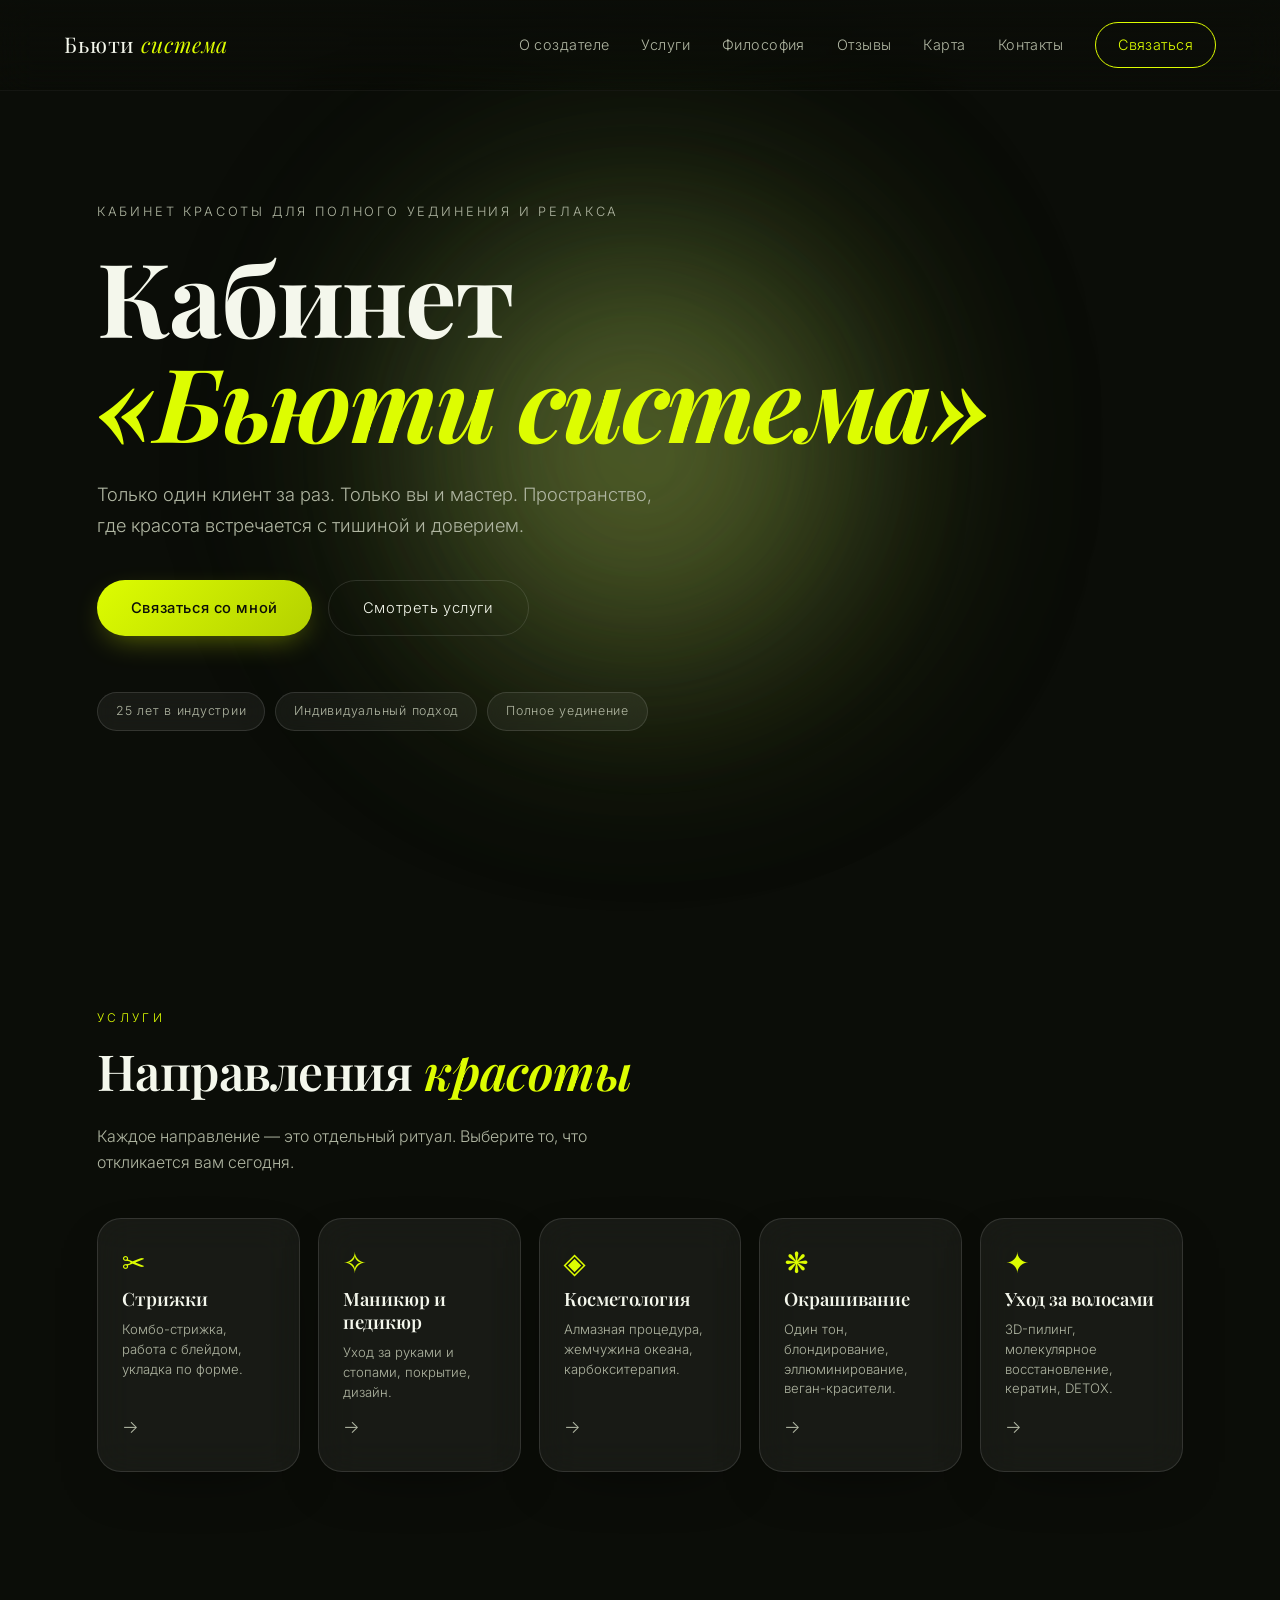
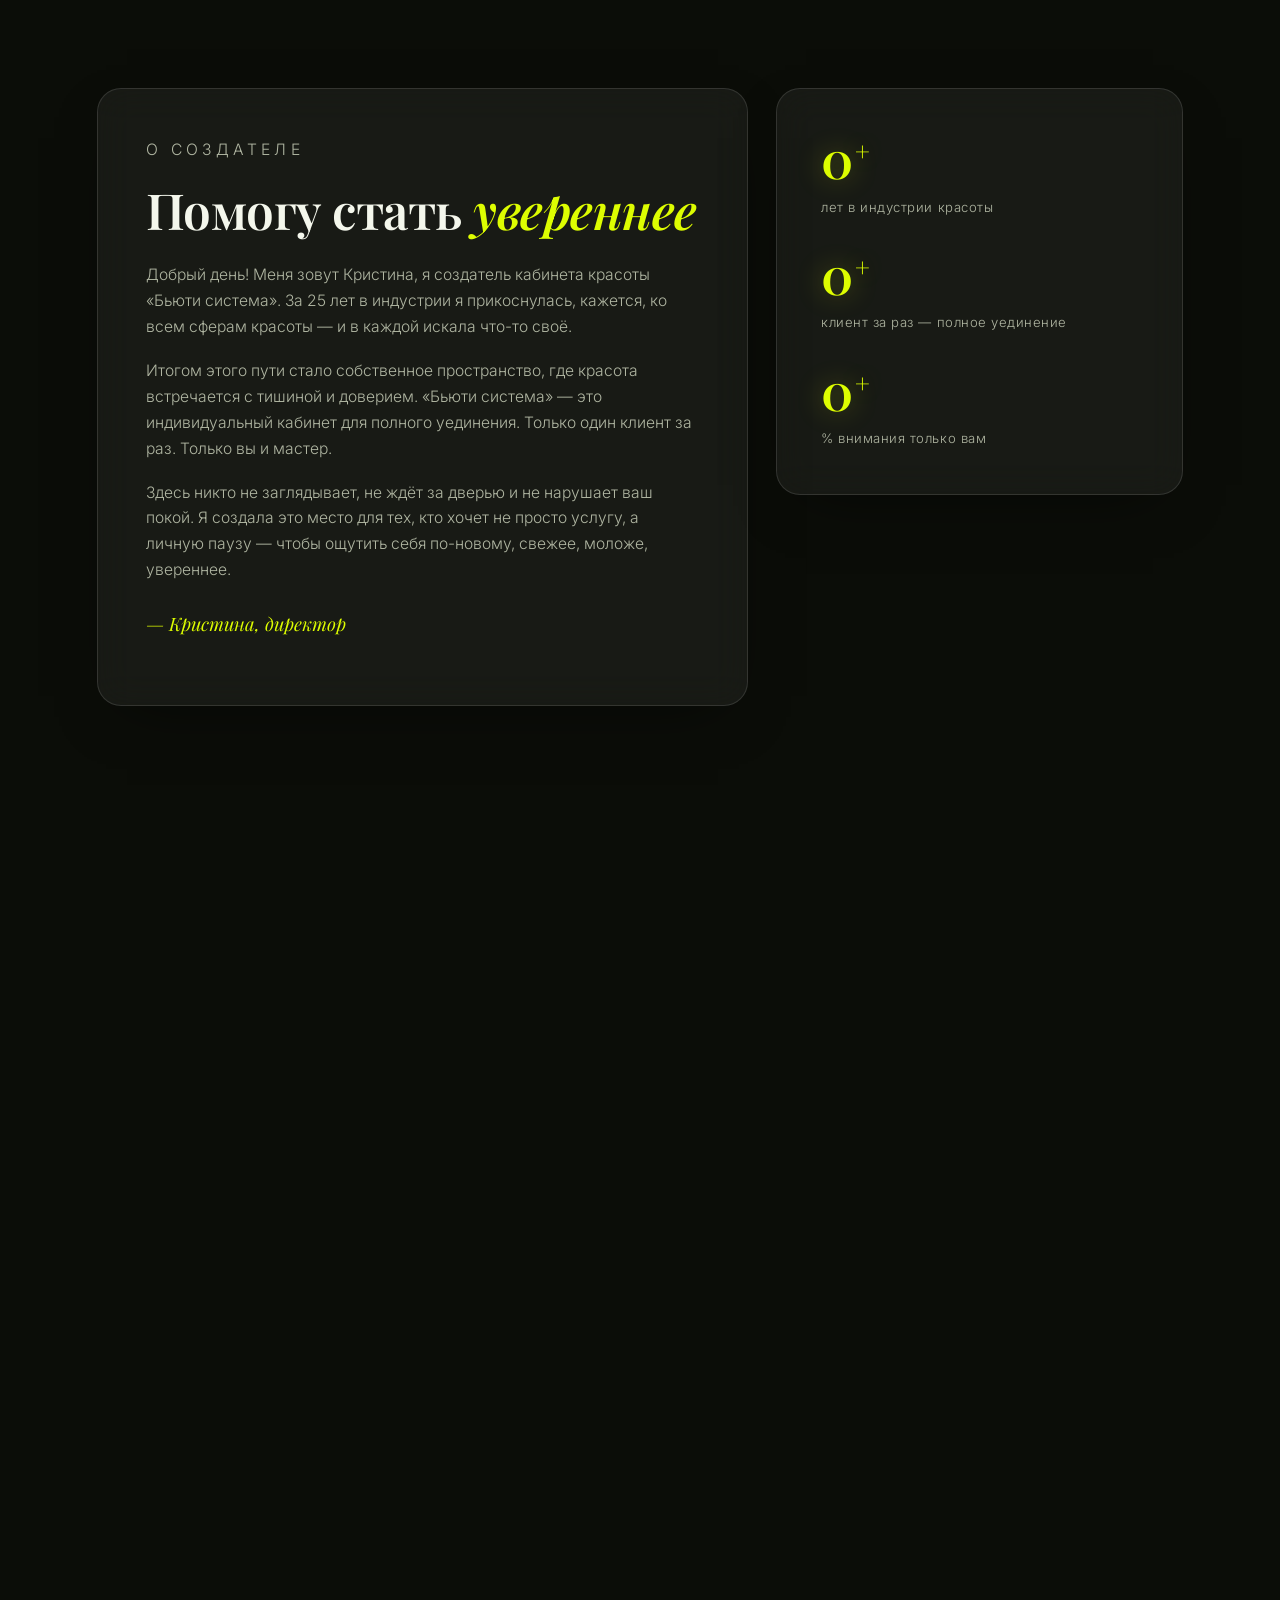
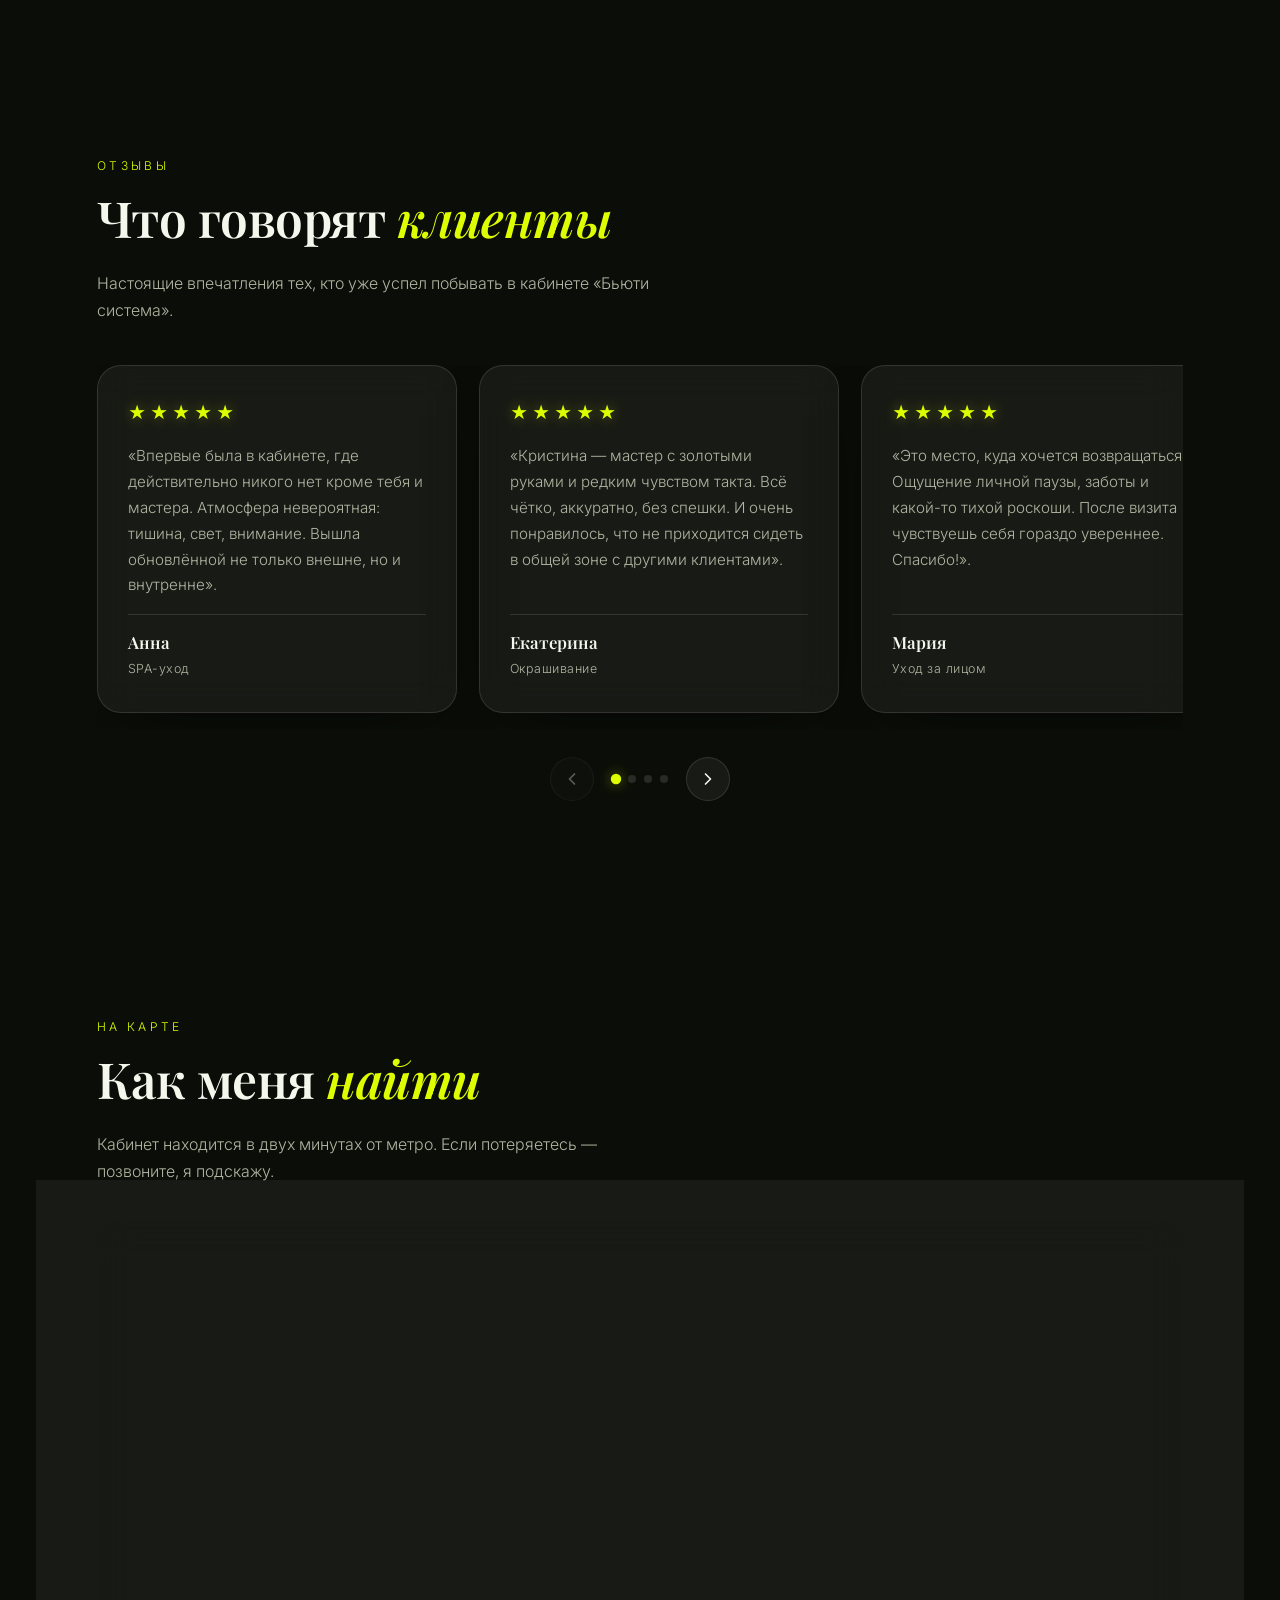
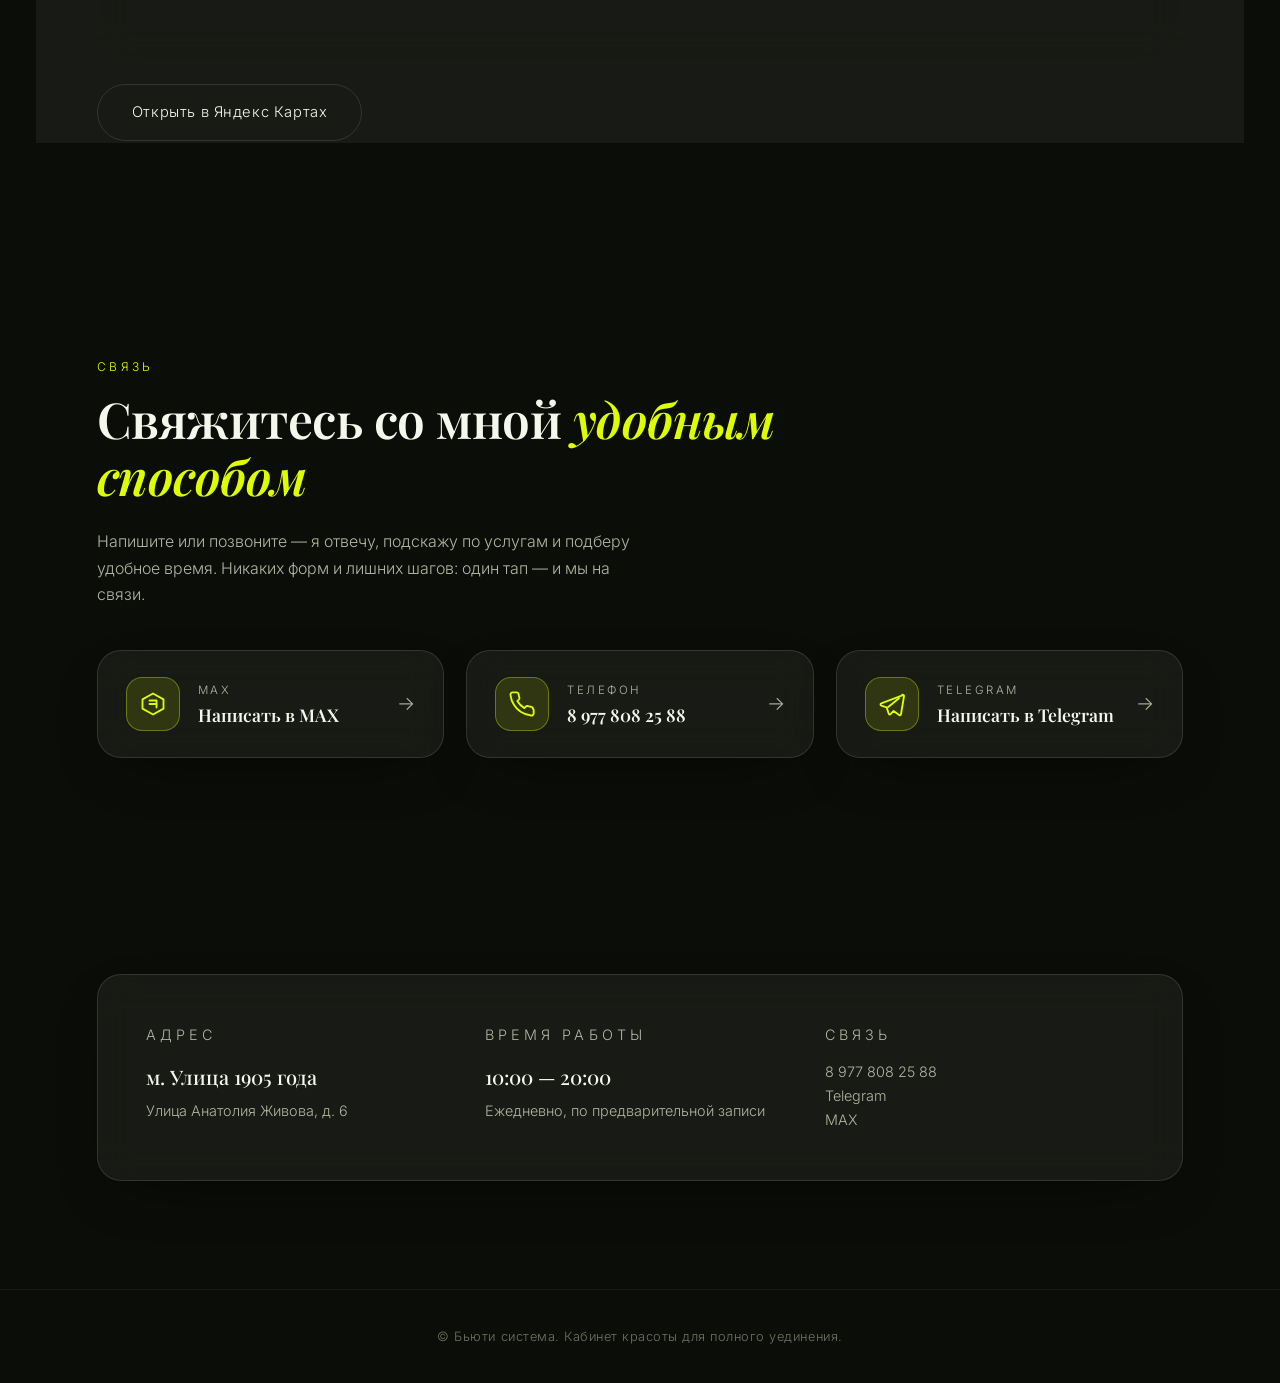
<file: index.html>
<!DOCTYPE html>
<html lang="ru">
<head>
  <meta charset="UTF-8" />
  <meta name="viewport" content="width=device-width, initial-scale=1.0" />
  <title>Бьюти система — кабинет красоты</title>
  <link rel="preconnect" href="https://fonts.googleapis.com" />
  <link rel="preconnect" href="https://fonts.gstatic.com" crossorigin />
  <link href="https://fonts.googleapis.com/css2?family=Inter:wght@300;400;500;600&family=Playfair+Display:wght@500;600;700&display=swap" rel="stylesheet" />
  <link rel="stylesheet" href="style.css" />
</head>
<body>
  <div class="bg-glow bg-glow--1"></div>
  <div class="bg-glow bg-glow--2"></div>
  <div class="bg-glow bg-glow--3"></div>

  <header class="header">
    <a href="index.html" class="logo">Бьюти <span>система</span></a>
    <nav class="nav" id="nav">
      <a href="#about">О создателе</a>
      <a href="#services">Услуги</a>
      <a href="#philosophy">Философия</a>
      <a href="#reviews">Отзывы</a>
      <a href="#map">Карта</a>
      <a href="#contacts">Контакты</a>
      <a href="#booking" class="nav__cta">Связаться</a>
    </nav>
    <button class="burger" id="burger" aria-label="Меню">
      <span></span><span></span><span></span>
    </button>
  </header>

  <main>
    <!-- HERO -->
    <section class="hero reveal">
      <p class="hero__eyebrow">Кабинет красоты для полного уединения и релакса</p>
      <h1 class="hero__title">Кабинет<br /><em>«Бьюти система»</em></h1>
      <p class="hero__subtitle">
        Только один клиент за раз. Только вы и мастер. Пространство, где красота
        встречается с тишиной и доверием.
      </p>
      <div class="hero__actions">
        <a href="#booking" class="btn btn--primary">Связаться со мной</a>
        <a href="#services" class="btn btn--ghost">Смотреть услуги</a>
      </div>
      <div class="hero__badges">
        <span class="badge">25 лет в индустрии</span>
        <span class="badge">Индивидуальный подход</span>
        <span class="badge">Полное уединение</span>
      </div>
    </section>

    <!-- УСЛУГИ -->
    <section id="services" class="services reveal">
      <div class="services__head">
        <p class="section-label">Услуги</p>
        <h2 class="section-title">Направления <em>красоты</em></h2>
        <p class="services__desc">
          Каждое направление — это отдельный ритуал. Выберите то, что откликается
          вам сегодня.
        </p>
      </div>

      <div class="services__grid">
        <a href="page2.html" class="service-card glass-card">
          <span class="service-card__icon">✂</span>
          <h3 class="service-card__title">Стрижки</h3>
          <p class="service-card__text">Комбо-стрижка, работа с блейдом, укладка по форме.</p>
          <span class="service-card__arrow">→</span>
        </a>

        <a href="page3.html" class="service-card glass-card">
          <span class="service-card__icon">✧</span>
          <h3 class="service-card__title">Маникюр и педикюр</h3>
          <p class="service-card__text">Уход за руками и стопами, покрытие, дизайн.</p>
          <span class="service-card__arrow">→</span>
        </a>

        <a href="page4.html" class="service-card glass-card">
          <span class="service-card__icon">◈</span>
          <h3 class="service-card__title">Косметология</h3>
          <p class="service-card__text">Алмазная процедура, жемчужина океана, карбокситерапия.</p>
          <span class="service-card__arrow">→</span>
        </a>

        <a href="page5.html" class="service-card glass-card">
          <span class="service-card__icon">❋</span>
          <h3 class="service-card__title">Окрашивание</h3>
          <p class="service-card__text">Один тон, блондирование, эллюминирование, веган-красители.</p>
          <span class="service-card__arrow">→</span>
        </a>

        <a href="page6.html" class="service-card glass-card">
          <span class="service-card__icon">✦</span>
          <h3 class="service-card__title">Уход за волосами</h3>
          <p class="service-card__text">3D-пилинг, молекулярное восстановление, кератин, DETOX.</p>
          <span class="service-card__arrow">→</span>
        </a>
      </div>
    </section>

    <!-- О СОЗДАТЕЛЕ -->
    <section id="about" class="about reveal">
      <div class="about__grid">
        <div class="about__text glass-card">
          <p class="section-label">О создателе</p>
          <h2 class="section-title">Помогу стать <em>увереннее</em></h2>
          <p>
            Добрый день! Меня зовут Кристина, я создатель кабинета красоты
            «Бьюти система». За 25 лет в индустрии я прикоснулась, кажется, ко
            всем сферам красоты — и в каждой искала что-то своё.
          </p>
          <p>
            Итогом этого пути стало собственное пространство, где красота
            встречается с тишиной и доверием. «Бьюти система» — это
            индивидуальный кабинет для полного уединения. Только один клиент за
            раз. Только вы и мастер.
          </p>
          <p>
            Здесь никто не заглядывает, не ждёт за дверью и не нарушает ваш
            покой. Я создала это место для тех, кто хочет не просто услугу, а
            личную паузу — чтобы ощутить себя по-новому, свежее, моложе,
            увереннее.
          </p>
          <p class="about__signature">— Кристина, директор</p>
        </div>

        <aside class="about__stats glass-card">
          <div class="stat">
            <span class="stat__number" data-count="25">0</span>
            <span class="stat__label">лет в индустрии красоты</span>
          </div>
          <div class="stat">
            <span class="stat__number" data-count="1">0</span>
            <span class="stat__label">клиент за раз — полное уединение</span>
          </div>
          <div class="stat">
            <span class="stat__number" data-count="100">0</span>
            <span class="stat__label">% внимания только вам</span>
          </div>
        </aside>
      </div>
    </section>

    <!-- ФИЛОСОФИЯ -->
    <section id="philosophy" class="philosophy reveal">
      <div class="philosophy__grid">
        <article class="philo-card glass-card">
          <span class="philo-card__icon">✦</span>
          <h3>Тишина</h3>
          <p>Никакой суеты, очередей и посторонних звуков. Только спокойствие и ваше время.</p>
        </article>
        <article class="philo-card glass-card">
          <span class="philo-card__icon">❋</span>
          <h3>Доверие</h3>
          <p>Мастер, который слышит и понимает. Без навязывания и спешки.</p>
        </article>
        <article class="philo-card glass-card">
          <span class="philo-card__icon">◈</span>
          <h3>Обновление</h3>
          <p>Внешнее и внутреннее: вы уходите свежее, моложе и увереннее.</p>
        </article>
      </div>
    </section>

    <!-- МАНИФЕСТ -->
    <section class="manifesto reveal">
      <h2 class="manifesto__text">
        <span>СТАНЬ</span>
        <span class="manifesto__accent">КРАСИВЕЕ</span>
        <span>МОЛОЖЕ</span>
      </h2>
    </section>

    <!-- ОТЗЫВЫ -->
    <section id="reviews" class="reviews reveal">
      <div class="reviews__head">
        <p class="section-label">Отзывы</p>
        <h2 class="section-title">Что говорят <em>клиенты</em></h2>
        <p class="reviews__desc">
          Настоящие впечатления тех, кто уже успел побывать в кабинете
          «Бьюти система».
        </p>
      </div>

      <div class="reviews__slider">
        <div class="reviews__track" id="reviewsTrack">
          <article class="review-card glass-card">
            <div class="review-card__stars" aria-label="5 из 5">
              <span>★</span><span>★</span><span>★</span><span>★</span><span>★</span>
            </div>
            <p class="review-card__text">
              «Впервые была в кабинете, где действительно никого нет кроме тебя
              и мастера. Атмосфера невероятная: тишина, свет, внимание. Вышла
              обновлённой не только внешне, но и внутренне».
            </p>
            <div class="review-card__author">
              <span class="review-card__name">Анна</span>
              <span class="review-card__meta">SPA-уход</span>
            </div>
          </article>

          <article class="review-card glass-card">
            <div class="review-card__stars" aria-label="5 из 5">
              <span>★</span><span>★</span><span>★</span><span>★</span><span>★</span>
            </div>
            <p class="review-card__text">
              «Кристина — мастер с золотыми руками и редким чувством такта.
              Всё чётко, аккуратно, без спешки. И очень понравилось, что не
              приходится сидеть в общей зоне с другими клиентами».
            </p>
            <div class="review-card__author">
              <span class="review-card__name">Екатерина</span>
              <span class="review-card__meta">Окрашивание</span>
            </div>
          </article>

          <article class="review-card glass-card">
            <div class="review-card__stars" aria-label="5 из 5">
              <span>★</span><span>★</span><span>★</span><span>★</span><span>★</span>
            </div>
            <p class="review-card__text">
              «Это место, куда хочется возвращаться. Ощущение личной паузы,
              заботы и какой-то тихой роскоши. После визита чувствуешь себя
              гораздо увереннее. Спасибо!».
            </p>
            <div class="review-card__author">
              <span class="review-card__name">Мария</span>
              <span class="review-card__meta">Уход за лицом</span>
            </div>
          </article>

          <article class="review-card glass-card">
            <div class="review-card__stars" aria-label="5 из 5">
              <span>★</span><span>★</span><span>★</span><span>★</span><span>★</span>
            </div>
            <p class="review-card__text">
              «Была на процедуре перед важным событием — результат превзошёл
              ожидания. Отдельное спасибо за атмосферу: приглушённый свет,
              спокойная музыка, ароматы. Настоящий релакс».
            </p>
            <div class="review-card__author">
              <span class="review-card__name">Ольга</span>
              <span class="review-card__meta">Подготовка к мероприятию</span>
            </div>
          </article>
        </div>

        <div class="reviews__controls">
          <button class="reviews__btn" id="reviewPrev" aria-label="Предыдущий отзыв">
            <svg viewBox="0 0 24 24" width="20" height="20" fill="none" stroke="currentColor" stroke-width="2" stroke-linecap="round" stroke-linejoin="round"><path d="M15 18l-6-6 6-6"/></svg>
          </button>
          <div class="reviews__dots" id="reviewDots" aria-label="Навигация по отзывам"></div>
          <button class="reviews__btn" id="reviewNext" aria-label="Следующий отзыв">
            <svg viewBox="0 0 24 24" width="20" height="20" fill="none" stroke="currentColor" stroke-width="2" stroke-linecap="round" stroke-linejoin="round"><path d="M9 18l6-6-6-6"/></svg>
          </button>
        </div>
      </div>
    </section>

    <!-- КАРТА -->
    <section id="map" class="map-section reveal">
      <div class="map-section__head">
        <p class="section-label">На карте</p>
        <h2 class="section-title">Как меня <em>найти</em></h2>
        <p class="map-section__desc">
          Кабинет находится в двух минутах от метро. Если потеряетесь —
          позвоните, я подскажу.
        </p>
      </div>

      <div class="map-frame glass-card">
        <iframe
          src="https://yandex.ru/map-widget/v1/?um=constructor%3A5e17ec414e1e3aaf54f878c6069d101b3c4597d1efc5a302135d7b7d2c677a29&amp;source=constructor" width="912" height="437" frameborder="0"
          width="100%"
          height="440"
          frameborder="0"
          allowfullscreen="true"
          title="Кабинет «Бьюти система» на карте"
          loading="lazy"
        ></iframe>
      </div>

      <div class="map-section__footer">
        <a
          src="https://yandex.ru/map-widget/v1/?um=constructor%3A5e17ec414e1e3aaf54f878c6069d101b3c4597d1efc5a302135d7b7d2c677a29&amp;source=constructor" width="912" height="437" frameborder="0"
          target="_blank"
          rel="noopener"
          class="btn btn--ghost"
        >
          Открыть в Яндекс Картах
        </a>
      </div>
    </section>

    <!-- СВЯЗЬ -->
    <section id="booking" class="connect reveal">
      <div class="connect__head">
        <p class="section-label">Связь</p>
        <h2 class="section-title">Свяжитесь со мной <em>удобным способом</em></h2>
        <p class="connect__desc">
          Напишите или позвоните — я отвечу, подскажу по услугам и подберу удобное
          время. Никаких форм и лишних шагов: один тап — и мы на связи.
        </p>
      </div>

      <div class="connect__grid">
        <a href="https://max.ru/u/ВАШ_ПРОФИЛЬ" target="_blank" rel="noopener" class="connect-card glass-card">
          <span class="connect-card__icon" aria-hidden="true">
            <svg viewBox="0 0 24 24" width="28" height="28" fill="none" stroke="currentColor" stroke-width="1.6" stroke-linecap="round" stroke-linejoin="round">
              <path d="M12 3 3 8v8l9 5 9-5V8z"/>
              <path d="M9 12h6"/>
              <path d="M9 9h6v6"/>
            </svg>
          </span>
          <div class="connect-card__body">
            <span class="connect-card__label">MAX</span>
            <span class="connect-card__value">Написать в MAX</span>
          </div>
          <span class="connect-card__arrow" aria-hidden="true">→</span>
        </a>

        <a href="tel:+79778082588" class="connect-card glass-card">
          <span class="connect-card__icon" aria-hidden="true">
            <svg viewBox="0 0 24 24" width="28" height="28" fill="none" stroke="currentColor" stroke-width="1.6" stroke-linecap="round" stroke-linejoin="round">
              <path d="M22 16.9v3a2 2 0 0 1-2.2 2 19.8 19.8 0 0 1-8.6-3 19.5 19.5 0 0 1-6-6A19.8 19.8 0 0 1 2.1 4.2 2 2 0 0 1 4.1 2h3a2 2 0 0 1 2 1.7c.1.9.3 1.7.6 2.5a2 2 0 0 1-.5 2.1L8 9.5a16 16 0 0 0 6 6l1.2-1.2a2 2 0 0 1 2.1-.5c.8.3 1.6.5 2.5.6a2 2 0 0 1 1.7 2z"/>
            </svg>
          </span>
          <div class="connect-card__body">
            <span class="connect-card__label">Телефон</span>
            <span class="connect-card__value">8 977 808 25 88</span>
          </div>
          <span class="connect-card__arrow" aria-hidden="true">→</span>
        </a>

        <a href="https://t.me/ВАШ_НИК" target="_blank" rel="noopener" class="connect-card glass-card">
          <span class="connect-card__icon" aria-hidden="true">
            <svg viewBox="0 0 24 24" width="28" height="28" fill="none" stroke="currentColor" stroke-width="1.6" stroke-linecap="round" stroke-linejoin="round">
              <path d="M21.5 4.3 2.8 11.5c-.9.3-.9 1.5 0 1.8l4.6 1.6 1.8 5.5c.2.7 1.1.9 1.6.3l2.6-2.8 4.7 3.5c.6.5 1.5.1 1.6-.6l2.6-15.5c.1-.9-.7-1.6-1.5-1.3z"/>
              <path d="M8.5 14.7 18 7"/>
            </svg>
          </span>
          <div class="connect-card__body">
            <span class="connect-card__label">Telegram</span>
            <span class="connect-card__value">Написать в Telegram</span>
          </div>
          <span class="connect-card__arrow" aria-hidden="true">→</span>
        </a>
      </div>
    </section>

    <!-- КОНТАКТЫ -->
    <section id="contacts" class="contacts reveal">
      <div class="contacts__grid glass-card">
        <div class="contact-block">
          <p class="section-label">Адрес</p>
          <p class="contact-block__main">м. Улица 1905 года</p>
          <p>Улица Анатолия Живова, д. 6</p>
        </div>
        <div class="contact-block">
          <p class="section-label">Время работы</p>
          <p class="contact-block__main">10:00 — 20:00</p>
          <p>Ежедневно, по предварительной записи</p>
        </div>
        <div class="contact-block">
          <p class="section-label">Связь</p>
          <p><a href="tel:+79778082588">8 977 808 25 88</a></p>
          <p><a href="https://t.me/ВАШ_НИК" target="_blank" rel="noopener">Telegram</a></p>
          <p><a href="https://max.ru/u/ВАШ_ПРОФИЛЬ" target="_blank" rel="noopener">MAX</a></p>
        </div>
      </div>
    </section>
  </main>

  <footer class="footer">
    <p>© Бьюти система. Кабинет красоты для полного уединения.</p>
  </footer>

  <script src="script.js"></script>
</body>
</html>
</file>
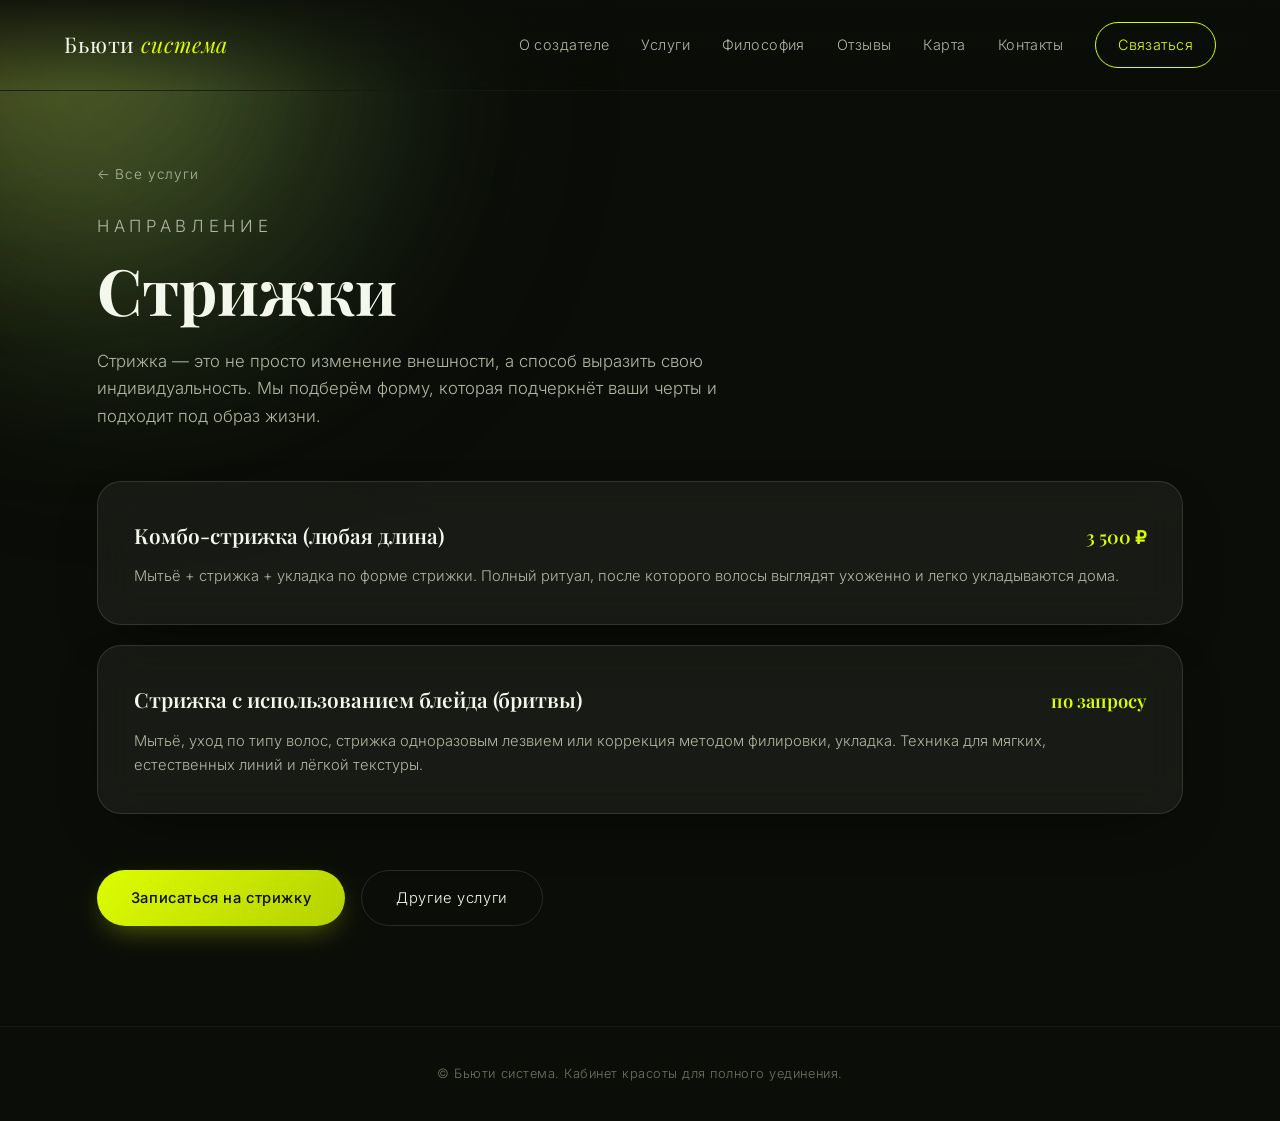
<file: page2.html>
<!DOCTYPE html>
<html lang="ru">
<head>
  <meta charset="UTF-8" />
  <meta name="viewport" content="width=device-width, initial-scale=1.0" />
  <title>Стрижки — Бьюти система</title>
  <link rel="preconnect" href="https://fonts.googleapis.com" />
  <link rel="preconnect" href="https://fonts.gstatic.com" crossorigin />
  <link href="https://fonts.googleapis.com/css2?family=Inter:wght@300;400;500;600&family=Playfair+Display:wght@500;600;700&display=swap" rel="stylesheet" />
  <link rel="stylesheet" href="style.css" />
</head>
<body>
  <div class="bg-glow bg-glow--1"></div>
  <div class="bg-glow bg-glow--2"></div>
  <div class="bg-glow bg-glow--3"></div>

  <header class="header">
    <a href="index.html" class="logo">Бьюти <span>система</span></a>
    <nav class="nav" id="nav">
      <a href="index.html#about">О создателе</a>
      <a href="index.html#services">Услуги</a>
      <a href="index.html#philosophy">Философия</a>
      <a href="index.html#reviews">Отзывы</a>
      <a href="index.html#map">Карта</a>
      <a href="index.html#contacts">Контакты</a>
      <a href="index.html#booking" class="nav__cta">Связаться</a>
    </nav>
    <button class="burger" id="burger" aria-label="Меню">
      <span></span><span></span><span></span>
    </button>
  </header>

  <main class="service-page">
    <div class="service-hero reveal">
      <a href="index.html#services" class="service-hero__back">← Все услуги</a>
      <p class="section-label">Направление</p>
      <h1>Стрижки</h1>
      <p>
        Стрижка — это не просто изменение внешности, а способ выразить свою
        индивидуальность. Мы подберём форму, которая подчеркнёт ваши черты и
        подходит под образ жизни.
      </p>
    </div>

    <div class="service-list">
      <article class="service-item glass-card reveal">
        <div class="service-item__head">
          <h2 class="service-item__title">Комбо-стрижка (любая длина)</h2>
          <span class="service-item__price">3 500 ₽</span>
        </div>
        <p class="service-item__desc">
          Мытьё + стрижка + укладка по форме стрижки. Полный ритуал, после
          которого волосы выглядят ухоженно и легко укладываются дома.
        </p>
      </article>

      <article class="service-item glass-card reveal">
        <div class="service-item__head">
          <h2 class="service-item__title">Стрижка с использованием блейда (бритвы)</h2>
          <span class="service-item__price">по запросу</span>
        </div>
        <p class="service-item__desc">
          Мытьё, уход по типу волос, стрижка одноразовым лезвием или коррекция
          методом филировки, укладка. Техника для мягких, естественных линий и
          лёгкой текстуры.
        </p>
      </article>
    </div>

    <div class="service-cta reveal">
      <a href="index.html#booking" class="btn btn--primary">Записаться на стрижку</a>
      <a href="index.html#services" class="btn btn--ghost">Другие услуги</a>
    </div>
  </main>

  <footer class="footer">
    <p>© Бьюти система. Кабинет красоты для полного уединения.</p>
  </footer>

  <script src="script.js"></script>
</body>
</html>
</file>
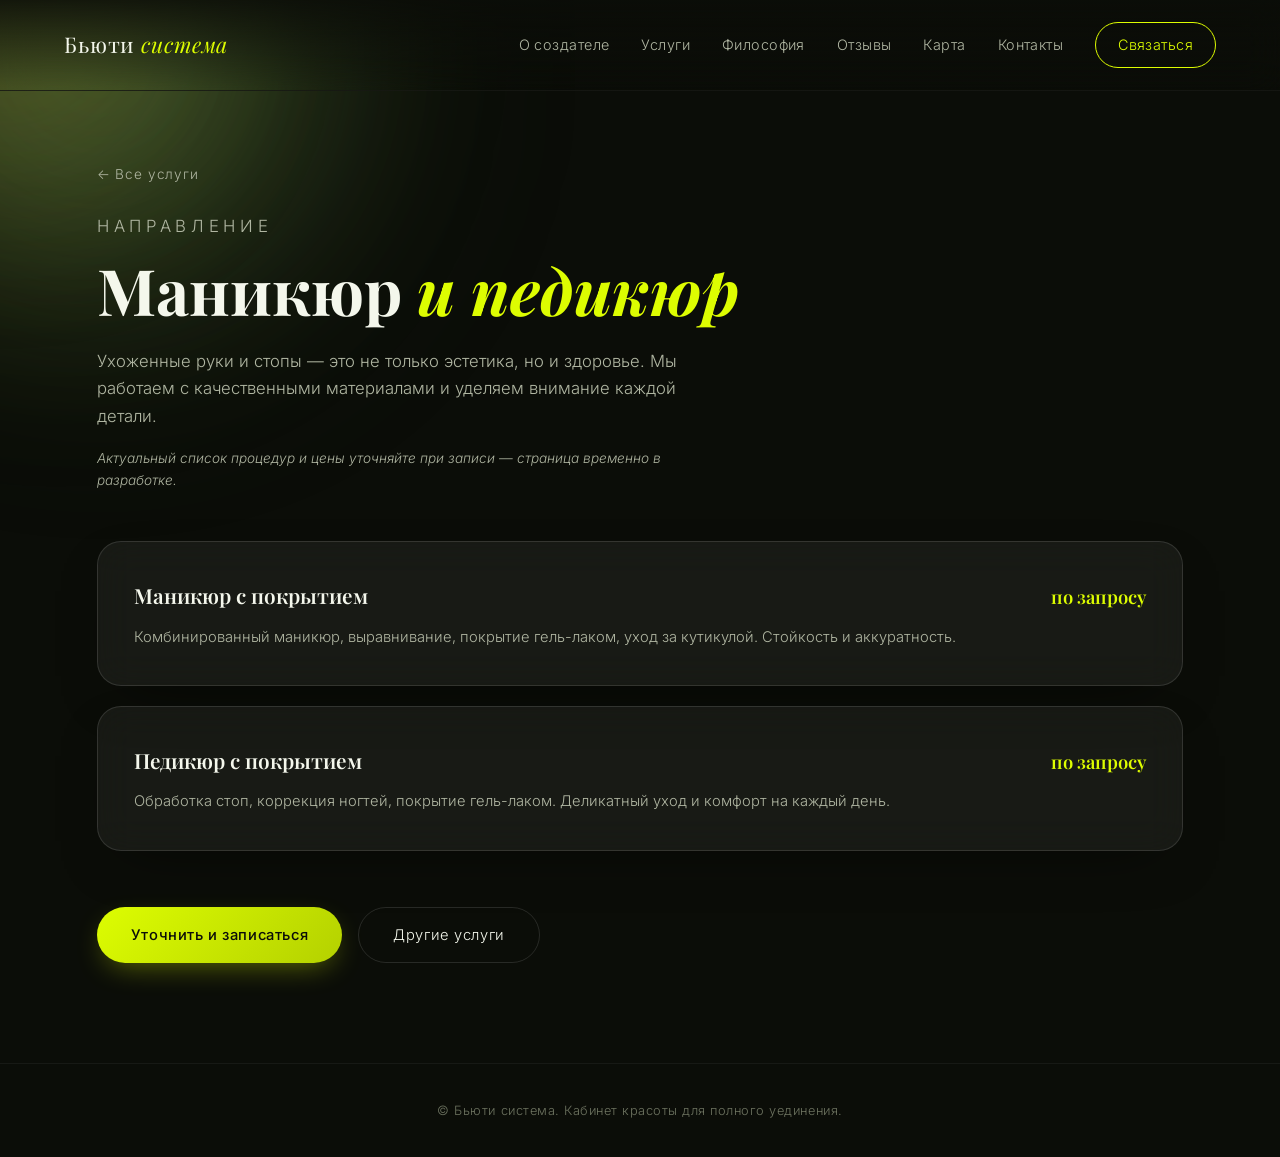
<file: page3.html>
<!DOCTYPE html>
<html lang="ru">
<head>
  <meta charset="UTF-8" />
  <meta name="viewport" content="width=device-width, initial-scale=1.0" />
  <title>Маникюр и педикюр — Бьюти система</title>
  <link rel="preconnect" href="https://fonts.googleapis.com" />
  <link rel="preconnect" href="https://fonts.gstatic.com" crossorigin />
  <link href="https://fonts.googleapis.com/css2?family=Inter:wght@300;400;500;600&family=Playfair+Display:wght@500;600;700&display=swap" rel="stylesheet" />
  <link rel="stylesheet" href="style.css" />
</head>
<body>
  <div class="bg-glow bg-glow--1"></div>
  <div class="bg-glow bg-glow--2"></div>
  <div class="bg-glow bg-glow--3"></div>

  <header class="header">
    <a href="index.html" class="logo">Бьюти <span>система</span></a>
    <nav class="nav" id="nav">
      <a href="index.html#about">О создателе</a>
      <a href="index.html#services">Услуги</a>
      <a href="index.html#philosophy">Философия</a>
      <a href="index.html#reviews">Отзывы</a>
      <a href="index.html#map">Карта</a>
      <a href="index.html#contacts">Контакты</a>
      <a href="index.html#booking" class="nav__cta">Связаться</a>
    </nav>
    <button class="burger" id="burger" aria-label="Меню">
      <span></span><span></span><span></span>
    </button>
  </header>

  <main class="service-page">
    <div class="service-hero reveal">
      <a href="index.html#services" class="service-hero__back">← Все услуги</a>
      <p class="section-label">Направление</p>
      <h1>Маникюр <em>и педикюр</em></h1>
      <p>
        Ухоженные руки и стопы — это не только эстетика, но и здоровье. Мы
        работаем с качественными материалами и уделяем внимание каждой детали.
      </p>
      <p class="service-hero__note" style="margin-top: 16px; font-size: 0.85rem; color: var(--text-muted);">
        <em>Актуальный список процедур и цены уточняйте при записи — страница
        временно в разработке.</em>
      </p>
    </div>

    <div class="service-list">
      <article class="service-item glass-card reveal">
        <div class="service-item__head">
          <h2 class="service-item__title">Маникюр с покрытием</h2>
          <span class="service-item__price">по запросу</span>
        </div>
        <p class="service-item__desc">
          Комбинированный маникюр, выравнивание, покрытие гель-лаком, уход за
          кутикулой. Стойкость и аккуратность.
        </p>
      </article>

      <article class="service-item glass-card reveal">
        <div class="service-item__head">
          <h2 class="service-item__title">Педикюр с покрытием</h2>
          <span class="service-item__price">по запросу</span>
        </div>
        <p class="service-item__desc">
          Обработка стоп, коррекция ногтей, покрытие гель-лаком. Деликатный уход
          и комфорт на каждый день.
        </p>
      </article>
    </div>

    <div class="service-cta reveal">
      <a href="index.html#booking" class="btn btn--primary">Уточнить и записаться</a>
      <a href="index.html#services" class="btn btn--ghost">Другие услуги</a>
    </div>
  </main>

  <footer class="footer">
    <p>© Бьюти система. Кабинет красоты для полного уединения.</p>
  </footer>

  <script src="script.js"></script>
</body>
</html>
</file>
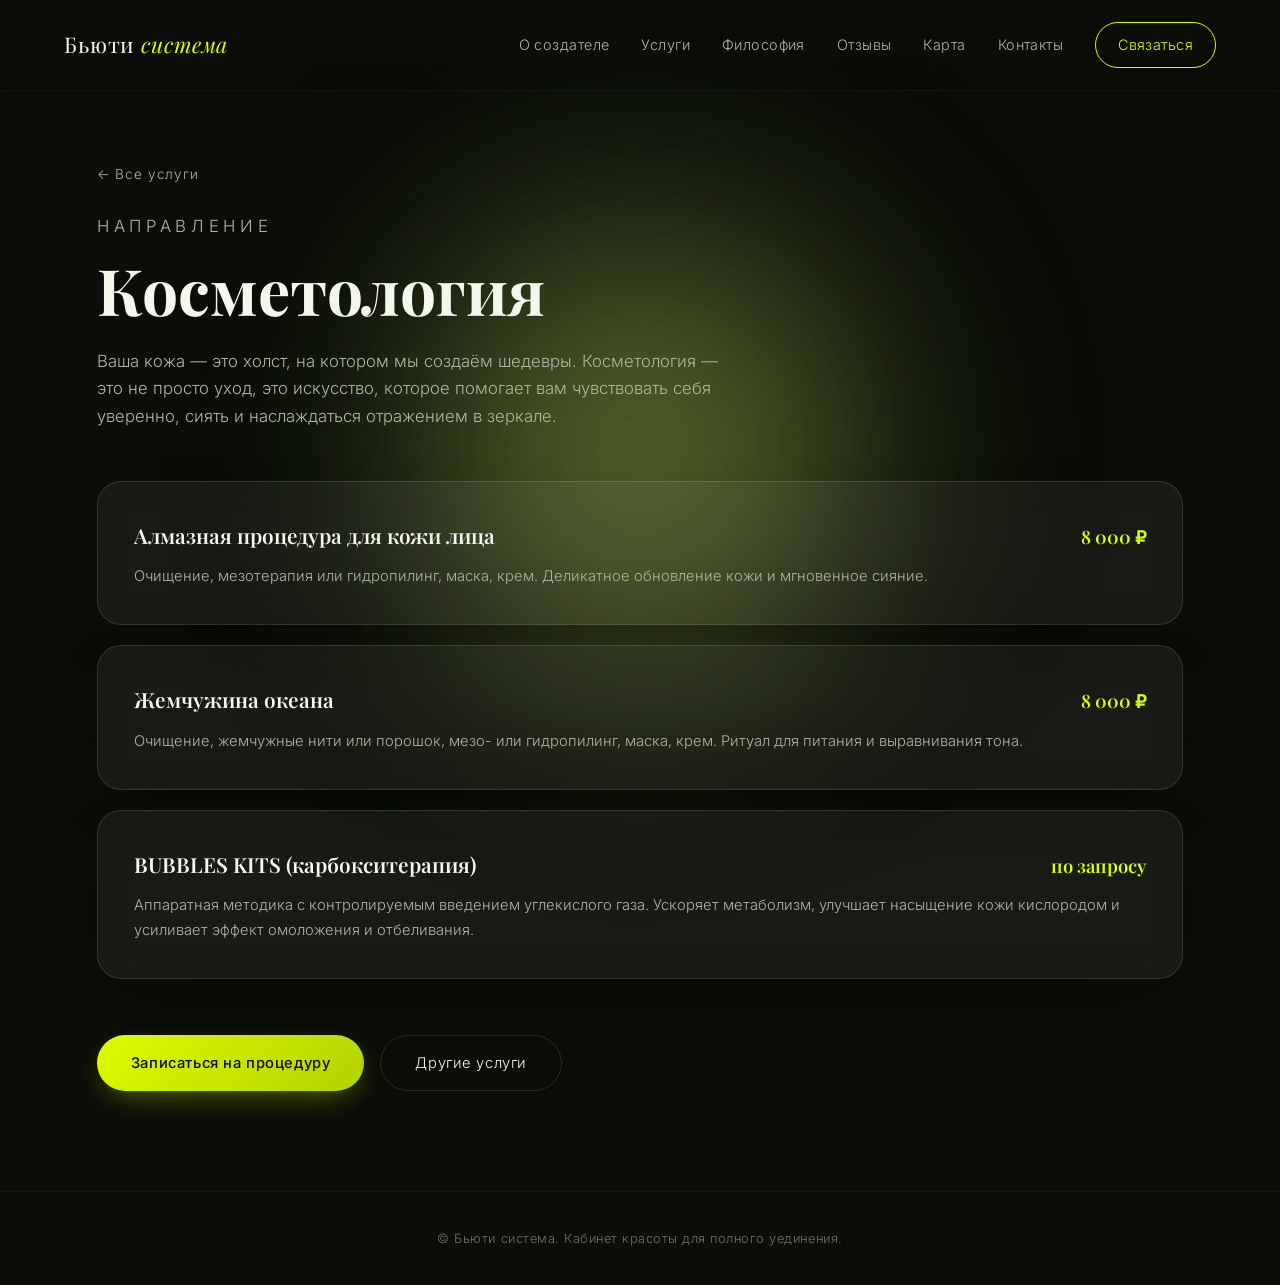
<file: page4.html>
<!DOCTYPE html>
<html lang="ru">
<head>
  <meta charset="UTF-8" />
  <meta name="viewport" content="width=device-width, initial-scale=1.0" />
  <title>Косметология — Бьюти система</title>
  <link rel="preconnect" href="https://fonts.googleapis.com" />
  <link rel="preconnect" href="https://fonts.gstatic.com" crossorigin />
  <link href="https://fonts.googleapis.com/css2?family=Inter:wght@300;400;500;600&family=Playfair+Display:wght@500;600;700&display=swap" rel="stylesheet" />
  <link rel="stylesheet" href="style.css" />
</head>
<body>
  <div class="bg-glow bg-glow--1"></div>
  <div class="bg-glow bg-glow--2"></div>
  <div class="bg-glow bg-glow--3"></div>

  <header class="header">
    <a href="index.html" class="logo">Бьюти <span>система</span></a>
    <nav class="nav" id="nav">
      <a href="index.html#about">О создателе</a>
      <a href="index.html#services">Услуги</a>
      <a href="index.html#philosophy">Философия</a>
      <a href="index.html#reviews">Отзывы</a>
      <a href="index.html#map">Карта</a>
      <a href="index.html#contacts">Контакты</a>
      <a href="index.html#booking" class="nav__cta">Связаться</a>
    </nav>
    <button class="burger" id="burger" aria-label="Меню">
      <span></span><span></span><span></span>
    </button>
  </header>

  <main class="service-page">
    <div class="service-hero reveal">
      <a href="index.html#services" class="service-hero__back">← Все услуги</a>
      <p class="section-label">Направление</p>
      <h1>Косметология</h1>
      <p>
        Ваша кожа — это холст, на котором мы создаём шедевры. Косметология — это
        не просто уход, это искусство, которое помогает вам чувствовать себя
        уверенно, сиять и наслаждаться отражением в зеркале.
      </p>
    </div>

    <div class="service-list">
      <article class="service-item glass-card reveal">
        <div class="service-item__head">
          <h2 class="service-item__title">Алмазная процедура для кожи лица</h2>
          <span class="service-item__price">8 000 ₽</span>
        </div>
        <p class="service-item__desc">
          Очищение, мезотерапия или гидропилинг, маска, крем. Деликатное
          обновление кожи и мгновенное сияние.
        </p>
      </article>

      <article class="service-item glass-card reveal">
        <div class="service-item__head">
          <h2 class="service-item__title">Жемчужина океана</h2>
          <span class="service-item__price">8 000 ₽</span>
        </div>
        <p class="service-item__desc">
          Очищение, жемчужные нити или порошок, мезо- или гидропилинг, маска,
          крем. Ритуал для питания и выравнивания тона.
        </p>
      </article>

      <article class="service-item glass-card reveal">
        <div class="service-item__head">
          <h2 class="service-item__title">BUBBLES KITS (карбокситерапия)</h2>
          <span class="service-item__price">по запросу</span>
        </div>
        <p class="service-item__desc">
          Аппаратная методика с контролируемым введением углекислого газа.
          Ускоряет метаболизм, улучшает насыщение кожи кислородом и усиливает
          эффект омоложения и отбеливания.
        </p>
      </article>
    </div>

    <div class="service-cta reveal">
      <a href="index.html#booking" class="btn btn--primary">Записаться на процедуру</a>
      <a href="index.html#services" class="btn btn--ghost">Другие услуги</a>
    </div>
  </main>

  <footer class="footer">
    <p>© Бьюти система. Кабинет красоты для полного уединения.</p>
  </footer>

  <script src="script.js"></script>
</body>
</html>
</file>
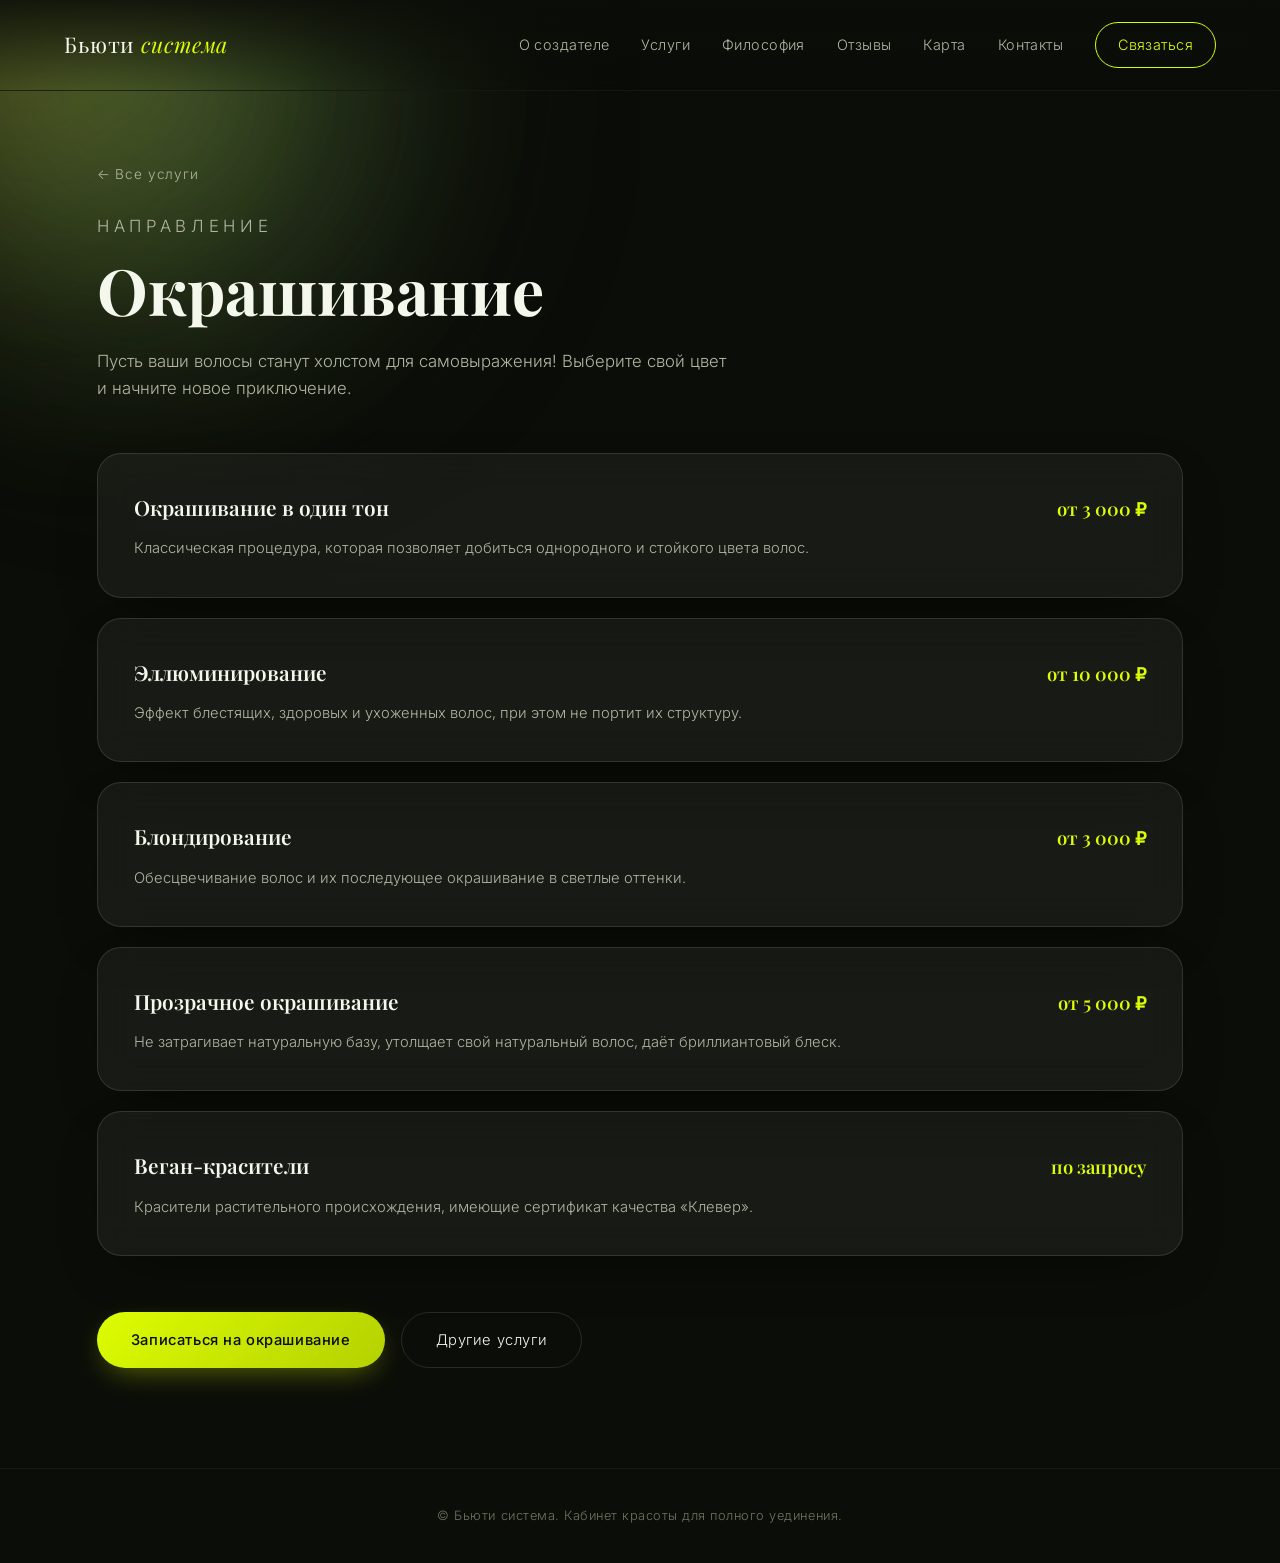
<file: page5.html>
<!DOCTYPE html>
<html lang="ru">
<head>
  <meta charset="UTF-8" />
  <meta name="viewport" content="width=device-width, initial-scale=1.0" />
  <title>Окрашивание — Бьюти система</title>
  <link rel="preconnect" href="https://fonts.googleapis.com" />
  <link rel="preconnect" href="https://fonts.gstatic.com" crossorigin />
  <link href="https://fonts.googleapis.com/css2?family=Inter:wght@300;400;500;600&family=Playfair+Display:wght@500;600;700&display=swap" rel="stylesheet" />
  <link rel="stylesheet" href="style.css" />
</head>
<body>
  <div class="bg-glow bg-glow--1"></div>
  <div class="bg-glow bg-glow--2"></div>
  <div class="bg-glow bg-glow--3"></div>

  <header class="header">
    <a href="index.html" class="logo">Бьюти <span>система</span></a>
    <nav class="nav" id="nav">
      <a href="index.html#about">О создателе</a>
      <a href="index.html#services">Услуги</a>
      <a href="index.html#philosophy">Философия</a>
      <a href="index.html#reviews">Отзывы</a>
      <a href="index.html#map">Карта</a>
      <a href="index.html#contacts">Контакты</a>
      <a href="index.html#booking" class="nav__cta">Связаться</a>
    </nav>
    <button class="burger" id="burger" aria-label="Меню">
      <span></span><span></span><span></span>
    </button>
  </header>

  <main class="service-page">
    <div class="service-hero reveal">
      <a href="index.html#services" class="service-hero__back">← Все услуги</a>
      <p class="section-label">Направление</p>
      <h1>Окрашивание</h1>
      <p>
        Пусть ваши волосы станут холстом для самовыражения! Выберите свой цвет
        и начните новое приключение.
      </p>
    </div>

    <div class="service-list">
      <article class="service-item glass-card reveal">
        <div class="service-item__head">
          <h2 class="service-item__title">Окрашивание в один тон</h2>
          <span class="service-item__price">от 3 000 ₽</span>
        </div>
        <p class="service-item__desc">
          Классическая процедура, которая позволяет добиться однородного и
          стойкого цвета волос.
        </p>
      </article>

      <article class="service-item glass-card reveal">
        <div class="service-item__head">
          <h2 class="service-item__title">Эллюминирование</h2>
          <span class="service-item__price">от 10 000 ₽</span>
        </div>
        <p class="service-item__desc">
          Эффект блестящих, здоровых и ухоженных волос, при этом не портит их
          структуру.
        </p>
      </article>

      <article class="service-item glass-card reveal">
        <div class="service-item__head">
          <h2 class="service-item__title">Блондирование</h2>
          <span class="service-item__price">от 3 000 ₽</span>
        </div>
        <p class="service-item__desc">
          Обесцвечивание волос и их последующее окрашивание в светлые оттенки.
        </p>
      </article>

      <article class="service-item glass-card reveal">
        <div class="service-item__head">
          <h2 class="service-item__title">Прозрачное окрашивание</h2>
          <span class="service-item__price">от 5 000 ₽</span>
        </div>
        <p class="service-item__desc">
          Не затрагивает натуральную базу, утолщает свой натуральный волос,
          даёт бриллиантовый блеск.
        </p>
      </article>

      <article class="service-item glass-card reveal">
        <div class="service-item__head">
          <h2 class="service-item__title">Веган-красители</h2>
          <span class="service-item__price">по запросу</span>
        </div>
        <p class="service-item__desc">
          Красители растительного происхождения, имеющие сертификат качества
          «Клевер».
        </p>
      </article>
    </div>

    <div class="service-cta reveal">
      <a href="index.html#booking" class="btn btn--primary">Записаться на окрашивание</a>
      <a href="index.html#services" class="btn btn--ghost">Другие услуги</a>
    </div>
  </main>

  <footer class="footer">
    <p>© Бьюти система. Кабинет красоты для полного уединения.</p>
  </footer>

  <script src="script.js"></script>
</body>
</html>
</file>
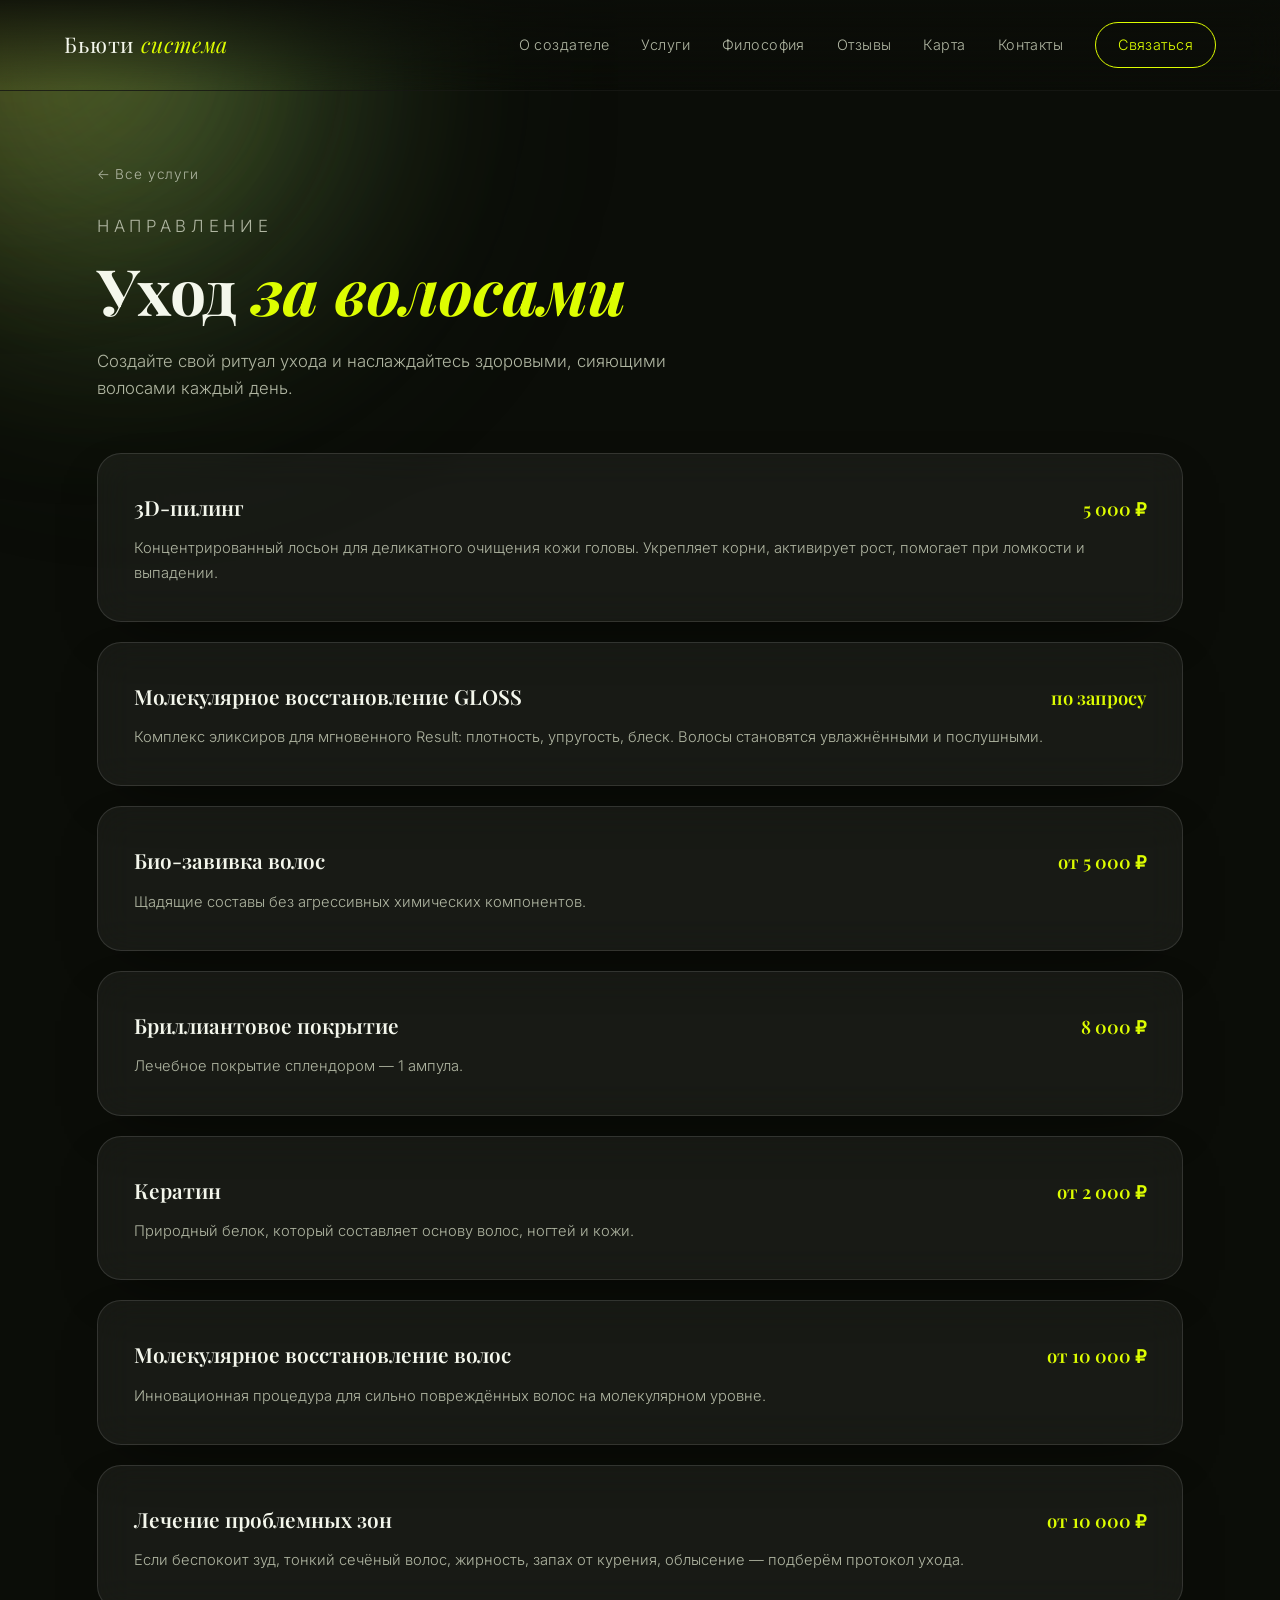
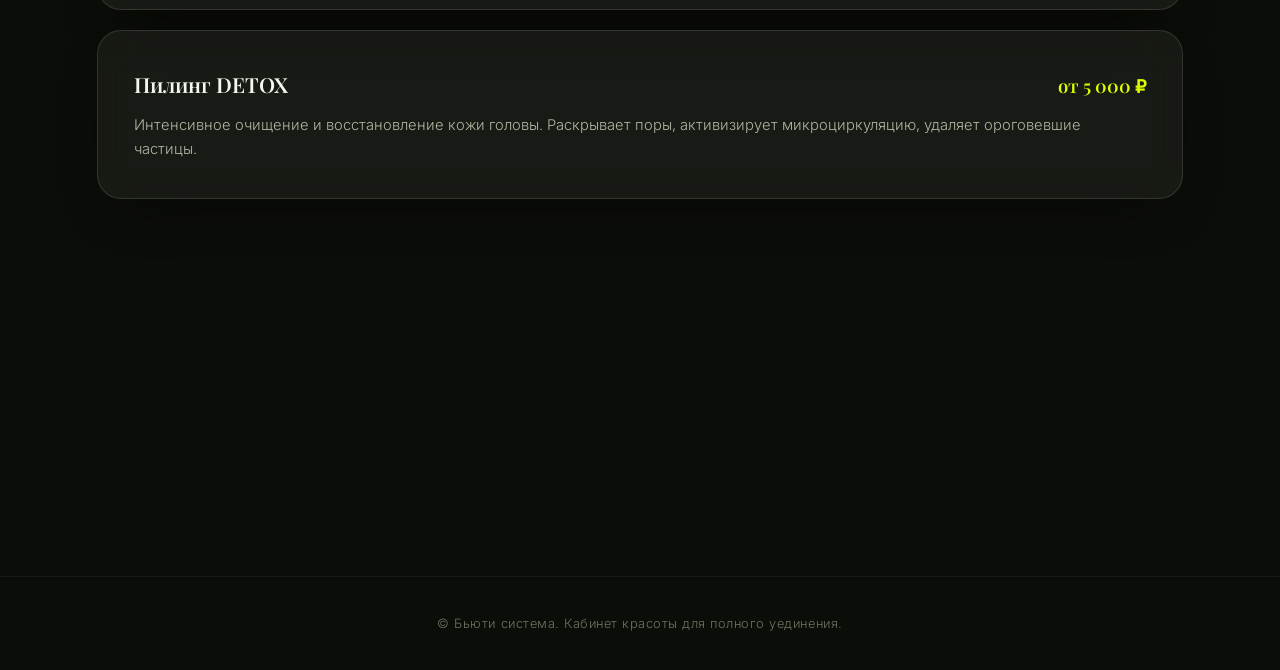
<file: page6.html>
<!DOCTYPE html>
<html lang="ru">
<head>
  <meta charset="UTF-8" />
  <meta name="viewport" content="width=device-width, initial-scale=1.0" />
  <title>Уход за волосами — Бьюти система</title>
  <link rel="preconnect" href="https://fonts.googleapis.com" />
  <link rel="preconnect" href="https://fonts.gstatic.com" crossorigin />
  <link href="https://fonts.googleapis.com/css2?family=Inter:wght@300;400;500;600&family=Playfair+Display:wght@500;600;700&display=swap" rel="stylesheet" />
  <link rel="stylesheet" href="style.css" />
</head>
<body>
  <div class="bg-glow bg-glow--1"></div>
  <div class="bg-glow bg-glow--2"></div>
  <div class="bg-glow bg-glow--3"></div>

  <header class="header">
    <a href="index.html" class="logo">Бьюти <span>система</span></a>
    <nav class="nav" id="nav">
      <a href="index.html#about">О создателе</a>
      <a href="index.html#services">Услуги</a>
      <a href="index.html#philosophy">Философия</a>
      <a href="index.html#reviews">Отзывы</a>
      <a href="index.html#map">Карта</a>
      <a href="index.html#contacts">Контакты</a>
      <a href="index.html#booking" class="nav__cta">Связаться</a>
    </nav>
    <button class="burger" id="burger" aria-label="Меню">
      <span></span><span></span><span></span>
    </button>
  </header>

  <main class="service-page">
    <div class="service-hero reveal">
      <a href="index.html#services" class="service-hero__back">← Все услуги</a>
      <p class="section-label">Направление</p>
      <h1>Уход <em>за волосами</em></h1>
      <p>
        Создайте свой ритуал ухода и наслаждайтесь здоровыми, сияющими волосами
        каждый день.
      </p>
    </div>

    <div class="service-list">
      <article class="service-item glass-card reveal">
        <div class="service-item__head">
          <h2 class="service-item__title">3D-пилинг</h2>
          <span class="service-item__price">5 000 ₽</span>
        </div>
        <p class="service-item__desc">
          Концентрированный лосьон для деликатного очищения кожи головы.
          Укрепляет корни, активирует рост, помогает при ломкости и выпадении.
        </p>
      </article>

      <article class="service-item glass-card reveal">
        <div class="service-item__head">
          <h2 class="service-item__title">Молекулярное восстановление GLOSS</h2>
          <span class="service-item__price">по запросу</span>
        </div>
        <p class="service-item__desc">
          Комплекс эликсиров для мгновенного Result: плотность, упругость,
          блеск. Волосы становятся увлажнёнными и послушными.
        </p>
      </article>

      <article class="service-item glass-card reveal">
        <div class="service-item__head">
          <h2 class="service-item__title">Био-завивка волос</h2>
          <span class="service-item__price">от 5 000 ₽</span>
        </div>
        <p class="service-item__desc">
          Щадящие составы без агрессивных химических компонентов.
        </p>
      </article>

      <article class="service-item glass-card reveal">
        <div class="service-item__head">
          <h2 class="service-item__title">Бриллиантовое покрытие</h2>
          <span class="service-item__price">8 000 ₽</span>
        </div>
        <p class="service-item__desc">
          Лечебное покрытие сплендором — 1 ампула.
        </p>
      </article>

      <article class="service-item glass-card reveal">
        <div class="service-item__head">
          <h2 class="service-item__title">Кератин</h2>
          <span class="service-item__price">от 2 000 ₽</span>
        </div>
        <p class="service-item__desc">
          Природный белок, который составляет основу волос, ногтей и кожи.
        </p>
      </article>

      <article class="service-item glass-card reveal">
        <div class="service-item__head">
          <h2 class="service-item__title">Молекулярное восстановление волос</h2>
          <span class="service-item__price">от 10 000 ₽</span>
        </div>
        <p class="service-item__desc">
          Инновационная процедура для сильно повреждённых волос на молекулярном
          уровне.
        </p>
      </article>

      <article class="service-item glass-card reveal">
        <div class="service-item__head">
          <h2 class="service-item__title">Лечение проблемных зон</h2>
          <span class="service-item__price">от 10 000 ₽</span>
        </div>
        <p class="service-item__desc">
          Если беспокоит зуд, тонкий сечёный волос, жирность, запах от курения,
          облысение — подберём протокол ухода.
        </p>
      </article>

      <article class="service-item glass-card reveal">
        <div class="service-item__head">
          <h2 class="service-item__title">Пилинг DETOX</h2>
          <span class="service-item__price">от 5 000 ₽</span>
        </div>
        <p class="service-item__desc">
          Интенсивное очищение и восстановление кожи головы. Раскрывает поры,
          активизирует микроциркуляцию, удаляет ороговевшие частицы.
        </p>
      </article>

      <article class="service-item glass-card reveal">
        <div class="service-item__head">
          <h2 class="service-item__title">ELEMENTS термальное насыщение луковиц</h2>
          <span class="service-item__price">по запросу</span>
        </div>
        <p class="service-item__desc">
          Активирующая смесь с увлажняющим, смягчающим и расслабляющим действием.
        </p>
      </article>
    </div>

    <div class="service-cta reveal">
      <a href="index.html#booking" class="btn btn--primary">Записаться на уход</a>
      <a href="index.html#services" class="btn btn--ghost">Другие услуги</a>
    </div>
  </main>

  <footer class="footer">
    <p>© Бьюти система. Кабинет красоты для полного уединения.</p>
  </footer>

  <script src="script.js"></script>
</body>
</html>
</file>
<file: style.css>
:root {
  --bg: #0b0d08;
  --bg-soft: #13160e;
  --text: #f4f7ec;
  --text-muted: #b0b6a2;
  --accent: #ddfd01;
  --accent-deep: #b4d100;
  --accent-glow: rgba(221, 253, 1, 0.45);
  --glass: rgba(255, 255, 255, 0.055);
  --glass-border: rgba(255, 255, 255, 0.12);
  --radius: 24px;
  --radius-sm: 14px;
  --font-body: "Inter", system-ui, sans-serif;
  --font-display: "Playfair Display", Georgia, serif;
}

* {
  box-sizing: border-box;
  margin: 0;
  padding: 0;
}

html {
  scroll-behavior: smooth;
}

body {
  min-height: 100vh;
  background: var(--bg);
  color: var(--text);
  font-family: var(--font-body);
  font-weight: 300;
  line-height: 1.65;
  overflow-x: hidden;
  position: relative;
}

/* ---------- Фоновые свечения (управляются из JS на desktop) ---------- */
.bg-glow {
  position: fixed;
  border-radius: 50%;
  filter: blur(120px);
  opacity: 0.65;
  pointer-events: none;
  z-index: 0;
  will-change: transform;
  transform: translate3d(0, 0, 0) scale(1);
}

.bg-glow--1 {
  width: 520px;
  height: 520px;
  background: radial-gradient(circle, #8a9f1f 0%, transparent 70%);
  top: -140px;
  left: -120px;
}

.bg-glow--2 {
  width: 620px;
  height: 620px;
  background: radial-gradient(circle, #5a8a5f 0%, transparent 70%);
  bottom: -200px;
  right: -160px;
  opacity: 0.5;
}

.bg-glow--3 {
  width: 380px;
  height: 380px;
  background: radial-gradient(circle, #b8a040 0%, transparent 70%);
  top: 40%;
  left: calc(50% - 190px);
  opacity: 0.45;
}

/* ---------- Header ---------- */
.header {
  position: fixed;
  top: 0;
  left: 0;
  right: 0;
  z-index: 100;
  display: flex;
  align-items: center;
  justify-content: space-between;
  padding: 22px clamp(20px, 5vw, 64px);
  backdrop-filter: blur(18px);
  background: linear-gradient(to bottom, rgba(11, 13, 8, 0.85), transparent);
  border-bottom: 1px solid rgba(255, 255, 255, 0.04);
}

.logo {
  font-family: var(--font-display);
  font-size: 1.35rem;
  letter-spacing: 0.04em;
  color: var(--text);
  text-decoration: none;
}

.logo span {
  color: var(--accent);
  font-style: italic;
}

.nav {
  display: flex;
  align-items: center;
  gap: clamp(18px, 2.5vw, 36px);
}

.nav a {
  color: var(--text-muted);
  text-decoration: none;
  font-size: 0.9rem;
  letter-spacing: 0.03em;
  transition: color 0.25s ease;
  position: relative;
}

.nav a:not(.nav__cta)::after {
  content: "";
  position: absolute;
  left: 0;
  bottom: -5px;
  width: 0;
  height: 1px;
  background: var(--accent);
  transition: width 0.3s ease;
}

.nav a:not(.nav__cta):hover {
  color: var(--text);
}

.nav a:not(.nav__cta):hover::after {
  width: 100%;
}

.nav__cta {
  padding: 10px 22px;
  border: 1px solid var(--accent);
  border-radius: 999px;
  color: var(--accent) !important;
  transition: background 0.25s ease, color 0.25s ease, box-shadow 0.25s ease;
}

.nav__cta:hover {
  background: var(--accent);
  color: var(--bg) !important;
  box-shadow: 0 0 24px var(--accent-glow);
}

.burger {
  display: none;
  flex-direction: column;
  gap: 5px;
  background: none;
  border: none;
  cursor: pointer;
  padding: 6px;
}

.burger span {
  width: 24px;
  height: 1.5px;
  background: var(--text);
  transition: transform 0.3s ease, opacity 0.3s ease;
}

/* ---------- Main / секции ---------- */
main {
  position: relative;
  z-index: 1;
}

section {
  padding: clamp(80px, 12vh, 140px) clamp(20px, 6vw, 90px);
  max-width: 1240px;
  margin: 0 auto;
}

.section-label {
  font-size: 0.75rem;
  letter-spacing: 0.28em;
  text-transform: uppercase;
  color: var(--accent);
  margin-bottom: 14px;
}

.section-title {
  font-family: var(--font-display);
  font-size: clamp(2rem, 4vw, 3.1rem);
  font-weight: 600;
  line-height: 1.15;
  margin-bottom: 24px;
  letter-spacing: -0.01em;
}

.section-title em {
  color: var(--accent);
  font-style: italic;
}

/* ---------- Hero ---------- */
.hero {
  min-height: 100vh;
  display: flex;
  flex-direction: column;
  justify-content: center;
  padding-top: 140px;
}

.hero__eyebrow {
  font-size: 0.8rem;
  letter-spacing: 0.22em;
  text-transform: uppercase;
  color: var(--text-muted);
  margin-bottom: 22px;
}

.hero__title {
  font-family: var(--font-display);
  font-size: clamp(3rem, 8vw, 6.4rem);
  font-weight: 700;
  line-height: 1.02;
  letter-spacing: -0.02em;
  margin-bottom: 26px;
}

.hero__title em {
  color: var(--accent);
  font-style: italic;
}

.hero__subtitle {
  max-width: 560px;
  color: var(--text-muted);
  font-size: clamp(1rem, 1.6vw, 1.15rem);
  margin-bottom: 40px;
}

.hero__actions {
  display: flex;
  flex-wrap: wrap;
  gap: 16px;
  margin-bottom: 56px;
}

.hero__badges {
  display: flex;
  flex-wrap: wrap;
  gap: 10px;
}

.badge {
  font-size: 0.78rem;
  letter-spacing: 0.06em;
  padding: 8px 18px;
  border-radius: 999px;
  background: var(--glass);
  border: 1px solid var(--glass-border);
  backdrop-filter: blur(10px);
  color: var(--text-muted);
}

/* ---------- Кнопки ---------- */
.btn {
  display: inline-flex;
  align-items: center;
  justify-content: center;
  padding: 15px 34px;
  border-radius: 999px;
  font-family: var(--font-body);
  font-size: 0.92rem;
  letter-spacing: 0.04em;
  text-decoration: none;
  cursor: pointer;
  transition: transform 0.25s ease, box-shadow 0.25s ease, background 0.25s ease;
  border: none;
}

.btn--primary {
  background: linear-gradient(135deg, var(--accent), var(--accent-deep));
  color: #0b0d08;
  font-weight: 500;
  box-shadow: 0 10px 30px -10px var(--accent-glow);
}

.btn--primary:hover {
  transform: translateY(-3px);
  box-shadow: 0 18px 44px -12px var(--accent-glow);
}

.btn--ghost {
  background: transparent;
  color: var(--text);
  border: 1px solid var(--glass-border);
}

.btn--ghost:hover {
  background: var(--glass);
  transform: translateY(-3px);
}

.btn--full {
  width: 100%;
}

/* ---------- Glass card ---------- */
.glass-card {
  background: var(--glass);
  border: 1px solid var(--glass-border);
  border-radius: var(--radius);
  backdrop-filter: blur(18px);
  -webkit-backdrop-filter: blur(18px);
  box-shadow: 0 20px 60px -30px rgba(0, 0, 0, 0.7);
}

/* ---------- About ---------- */
.about__grid {
  display: grid;
  grid-template-columns: 1.6fr 1fr;
  gap: 28px;
  align-items: start;
}

.about__text {
  padding: clamp(28px, 4vw, 48px);
}

.about__text p {
  color: var(--text-muted);
  margin-bottom: 18px;
  font-size: 0.98rem;
}

.about__signature {
  margin-top: 26px;
  color: var(--accent) !important;
  font-family: var(--font-display);
  font-style: italic;
  font-size: 1.15rem !important;
}

.about__stats {
  padding: clamp(28px, 4vw, 44px);
  display: flex;
  flex-direction: column;
  gap: 30px;
}

.stat__number {
  display: block;
  font-family: var(--font-display);
  font-size: clamp(2.4rem, 4vw, 3.2rem);
  font-weight: 600;
  color: var(--accent);
  line-height: 1;
  margin-bottom: 8px;
  text-shadow: 0 0 26px rgba(221, 253, 1, 0.35);
}

.stat__number::after {
  content: "+";
  font-size: 0.5em;
  vertical-align: super;
  margin-left: 2px;
}

.stat__label {
  font-size: 0.82rem;
  letter-spacing: 0.04em;
  color: var(--text-muted);
  line-height: 1.4;
}

/* ---------- Services (блок на главной) ---------- */
.services__head {
  max-width: 720px;
  margin-bottom: 42px;
}

.services__desc {
  color: var(--text-muted);
  max-width: 560px;
  font-size: 1rem;
}

.services__grid {
  display: grid;
  grid-template-columns: repeat(5, 1fr);
  gap: 18px;
}

.service-card {
  display: flex;
  flex-direction: column;
  gap: 10px;
  padding: 30px 24px;
  text-decoration: none;
  color: var(--text);
  position: relative;
  overflow: hidden;
  transition: transform 0.35s ease, border-color 0.35s ease, box-shadow 0.35s ease;
}

.service-card::before {
  content: "";
  position: absolute;
  inset: 0;
  background: radial-gradient(circle at 0% 0%, var(--accent-glow), transparent 60%);
  opacity: 0;
  transition: opacity 0.4s ease;
  pointer-events: none;
}

.service-card:hover {
  transform: translateY(-6px);
  border-color: var(--accent);
  box-shadow: 0 24px 60px -26px var(--accent-glow);
}

.service-card:hover::before {
  opacity: 0.3;
}

.service-card__icon {
  font-size: 1.8rem;
  color: var(--accent);
  line-height: 1;
}

.service-card__title {
  font-family: var(--font-display);
  font-size: 1.15rem;
  font-weight: 600;
  line-height: 1.25;
}

.service-card__text {
  color: var(--text-muted);
  font-size: 0.82rem;
  line-height: 1.5;
  flex: 1;
}

.service-card__arrow {
  color: var(--text-muted);
  font-size: 1.1rem;
  transition: transform 0.3s ease, color 0.3s ease;
}

.service-card:hover .service-card__arrow {
  color: var(--accent);
  transform: translateX(4px);
}

@media (max-width: 1100px) {
  .services__grid {
    grid-template-columns: repeat(3, 1fr);
  }
}

@media (max-width: 700px) {
  .services__grid {
    grid-template-columns: 1fr;
  }
}

/* ---------- Philosophy ---------- */
.philosophy__grid {
  display: grid;
  grid-template-columns: repeat(3, 1fr);
  gap: 22px;
}

.philo-card {
  padding: 36px 30px;
  transition: transform 0.35s ease, border-color 0.35s ease, background 0.35s ease;
}

.philo-card:hover {
  transform: translateY(-8px);
  border-color: rgba(221, 253, 1, 0.35);
  background: rgba(255, 255, 255, 0.08);
}

.philo-card__icon {
  display: block;
  font-size: 1.6rem;
  color: var(--accent);
  margin-bottom: 20px;
}

.philo-card h3 {
  font-family: var(--font-display);
  font-size: 1.4rem;
  font-weight: 600;
  margin-bottom: 12px;
}

.philo-card p {
  color: var(--text-muted);
  font-size: 0.9rem;
}

/* ---------- Manifesto ---------- */
.manifesto {
  text-align: center;
  padding-top: 40px;
  padding-bottom: 40px;
}

.manifesto__text {
  display: flex;
  flex-direction: column;
  gap: 6px;
  font-family: var(--font-display);
  font-size: clamp(2.6rem, 7vw, 6rem);
  font-weight: 700;
  line-height: 1;
  letter-spacing: -0.02em;
  text-transform: uppercase;
}

.manifesto__text span {
  display: block;
  opacity: 0.9;
}

.manifesto__accent {
  color: var(--accent);
  font-style: italic;
  text-shadow: 0 0 40px rgba(221, 253, 1, 0.35);
}

/* ---------- Reviews ---------- */
.reviews__head {
  max-width: 720px;
  margin-bottom: 42px;
}

.reviews__desc {
  color: var(--text-muted);
  max-width: 560px;
  font-size: 1rem;
}

.reviews__slider {
  position: relative;
}

.reviews__track {
  display: flex;
  gap: 22px;
  overflow-x: auto;
  scroll-snap-type: x mandatory;
  scroll-behavior: smooth;
  padding-bottom: 16px;
  -webkit-overflow-scrolling: touch;
  scrollbar-width: none;
}

.reviews__track::-webkit-scrollbar {
  display: none;
}

.review-card {
  flex: 0 0 min(360px, 85vw);
  scroll-snap-align: start;
  padding: 32px 30px;
  display: flex;
  flex-direction: column;
  gap: 16px;
  transition: transform 0.35s ease, border-color 0.35s ease;
}

.review-card:hover {
  transform: translateY(-4px);
  border-color: rgba(221, 253, 1, 0.3);
}

.review-card__stars {
  display: flex;
  gap: 4px;
  color: var(--accent);
  font-size: 1.1rem;
  text-shadow: 0 0 14px rgba(221, 253, 1, 0.4);
}

.review-card__text {
  color: var(--text-muted);
  font-size: 0.95rem;
  line-height: 1.7;
  flex: 1;
}

.review-card__author {
  display: flex;
  flex-direction: column;
  gap: 2px;
  border-top: 1px solid var(--glass-border);
  padding-top: 14px;
}

.review-card__name {
  font-family: var(--font-display);
  font-size: 1.05rem;
  font-weight: 600;
  color: var(--text);
}

.review-card__meta {
  font-size: 0.78rem;
  letter-spacing: 0.04em;
  color: var(--text-muted);
}

.reviews__controls {
  display: flex;
  align-items: center;
  justify-content: center;
  gap: 18px;
  margin-top: 28px;
}

.reviews__btn {
  display: inline-flex;
  align-items: center;
  justify-content: center;
  width: 44px;
  height: 44px;
  border-radius: 50%;
  background: var(--glass);
  border: 1px solid var(--glass-border);
  color: var(--text);
  cursor: pointer;
  transition: background 0.25s ease, border-color 0.25s ease, color 0.25s ease, transform 0.25s ease;
}

.reviews__btn:hover {
  background: var(--accent);
  border-color: var(--accent);
  color: var(--bg);
  transform: scale(1.06);
}

.reviews__btn:disabled {
  opacity: 0.35;
  cursor: default;
  transform: none;
}

.reviews__btn:disabled:hover {
  background: var(--glass);
  border-color: var(--glass-border);
  color: var(--text);
}

.reviews__dots {
  display: flex;
  gap: 8px;
}

.reviews__dot {
  width: 8px;
  height: 8px;
  border-radius: 50%;
  background: var(--glass-border);
  border: none;
  cursor: pointer;
  padding: 0;
  transition: background 0.25s ease, transform 0.25s ease;
}

.reviews__dot.is-active {
  background: var(--accent);
  transform: scale(1.3);
  box-shadow: 0 0 10px var(--accent-glow);
}

/* ---------- Map ---------- */
.map-section__head {
  max-width: 720px;
  margin-bottom: 36px;
}

.map-section__desc {
  color: var(--text-muted);
  max-width: 560px;
  font-size: 1rem;
}

.map-frame {
  overflow: hidden;
  border-radius: var(--radius);
  line-height: 0;
}

.map-frame iframe {
  display: block;
  width: 100%;
  height: 440px;
  border: 0;
  filter: grayscale(0.15) contrast(1.05);
  transition: filter 0.4s ease;
}

.map-frame:hover iframe {
  filter: grayscale(0) contrast(1.05);
}

.map-section__footer {
  margin-top: 22px;
  display: flex;
  justify-content: flex-start;
}

/* ---------- Connect (связь) ---------- */
.connect__head {
  max-width: 720px;
  margin-bottom: 42px;
}

.connect__desc {
  color: var(--text-muted);
  max-width: 560px;
  font-size: 1rem;
}

.connect__grid {
  display: grid;
  grid-template-columns: repeat(3, 1fr);
  gap: 22px;
}

.connect-card {
  display: flex;
  align-items: center;
  gap: 18px;
  padding: 26px 28px;
  text-decoration: none;
  color: var(--text);
  position: relative;
  overflow: hidden;
  transition: transform 0.35s ease, border-color 0.35s ease, background 0.35s ease, box-shadow 0.35s ease;
}

.connect-card::before {
  content: "";
  position: absolute;
  inset: 0;
  background: radial-gradient(circle at 0% 0%, var(--accent-glow), transparent 55%);
  opacity: 0;
  transition: opacity 0.4s ease;
  pointer-events: none;
}

.connect-card:hover {
  transform: translateY(-6px);
  border-color: var(--accent);
  box-shadow: 0 24px 60px -26px var(--accent-glow);
}

.connect-card:hover::before {
  opacity: 0.35;
}

.connect-card__icon {
  display: inline-flex;
  align-items: center;
  justify-content: center;
  width: 54px;
  height: 54px;
  flex-shrink: 0;
  border-radius: 16px;
  background: rgba(221, 253, 1, 0.12);
  border: 1px solid rgba(221, 253, 1, 0.35);
  color: var(--accent);
  transition: background 0.3s ease, color 0.3s ease;
}

.connect-card:hover .connect-card__icon {
  background: var(--accent);
  color: var(--bg);
}

.connect-card__body {
  display: flex;
  flex-direction: column;
  gap: 4px;
  min-width: 0;
}

.connect-card__label {
  font-size: 0.72rem;
  letter-spacing: 0.22em;
  text-transform: uppercase;
  color: var(--text-muted);
}

.connect-card__value {
  font-family: var(--font-display);
  font-size: 1.1rem;
  font-weight: 600;
  color: var(--text);
  line-height: 1.2;
}

.connect-card__arrow {
  margin-left: auto;
  color: var(--text-muted);
  font-size: 1.2rem;
  transition: transform 0.3s ease, color 0.3s ease;
}

.connect-card:hover .connect-card__arrow {
  color: var(--accent);
  transform: translateX(4px);
}

/* ---------- Contacts ---------- */
.contacts__grid {
  display: grid;
  grid-template-columns: repeat(3, 1fr);
  gap: 30px;
  padding: clamp(30px, 4vw, 48px);
}

.contact-block p {
  color: var(--text-muted);
  font-size: 0.9rem;
}

.contact-block__main {
  color: var(--text) !important;
  font-family: var(--font-display);
  font-size: 1.25rem !important;
  font-weight: 500;
  margin-bottom: 6px;
}

.contact-block a {
  color: var(--text-muted);
  text-decoration: none;
  border-bottom: 1px solid transparent;
  transition: color 0.25s ease, border-color 0.25s ease;
}

.contact-block a:hover {
  color: var(--accent);
  border-color: var(--accent);
}

/* ---------- Footer ---------- */
.footer {
  position: relative;
  z-index: 1;
  text-align: center;
  padding: 36px 20px;
  color: #6d7360;
  font-size: 0.8rem;
  letter-spacing: 0.04em;
  border-top: 1px solid rgba(255, 255, 255, 0.05);
}

/* ---------- Reveal animation ---------- */
.reveal {
  opacity: 0;
  transform: translateY(36px);
  transition: opacity 0.8s ease, transform 0.8s ease;
}

.reveal.is-visible {
  opacity: 1;
  transform: translateY(0);
}

/* ---------- Service page (страницы услуг) ---------- */
.service-page {
  min-height: 100vh;
  max-width: 1240px;
  margin: 0 auto;
  padding: 160px clamp(20px, 6vw, 90px) 100px;
}

.service-hero {
  max-width: 820px;
  margin-bottom: 50px;
}

.service-hero__back {
  display: inline-block;
  margin-bottom: 28px;
  color: var(--text-muted);
  text-decoration: none;
  font-size: 0.85rem;
  letter-spacing: 0.06em;
  transition: color 0.25s ease;
}

.service-hero__back:hover {
  color: var(--accent);
}

.service-hero h1 {
  font-family: var(--font-display);
  font-size: clamp(2.4rem, 5vw, 4rem);
  font-weight: 700;
  line-height: 1.1;
  margin-bottom: 22px;
}

.service-hero h1 em {
  color: var(--accent);
  font-style: italic;
}

.service-hero p {
  color: var(--text-muted);
  font-size: 1.05rem;
  max-width: 640px;
}

.service-list {
  display: grid;
  gap: 20px;
  margin-top: 40px;
}

.service-item {
  padding: clamp(24px, 3vw, 36px);
  transition: border-color 0.3s ease, transform 0.3s ease;
}

.service-item:hover {
  border-color: rgba(221, 253, 1, 0.3);
  transform: translateX(4px);
}

.service-item__head {
  display: flex;
  flex-wrap: wrap;
  align-items: baseline;
  justify-content: space-between;
  gap: 12px;
  margin-bottom: 12px;
}

.service-item__title {
  font-family: var(--font-display);
  font-size: 1.3rem;
  font-weight: 600;
}

.service-item__price {
  font-family: var(--font-display);
  font-size: 1.15rem;
  font-weight: 600;
  color: var(--accent);
  white-space: nowrap;
}

.service-item__desc {
  color: var(--text-muted);
  font-size: 0.92rem;
  line-height: 1.65;
}

.service-cta {
  margin-top: 56px;
  display: flex;
  flex-wrap: wrap;
  gap: 16px;
}

/* ---------- Responsive ---------- */
@media (max-width: 900px) {
  .about__grid,
  .connect__grid {
    grid-template-columns: 1fr;
  }

  .philosophy__grid,
  .contacts__grid {
    grid-template-columns: 1fr;
  }

  .nav {
    position: fixed;
    top: 0;
    right: 0;
    height: 100vh;
    width: min(320px, 82vw);
    flex-direction: column;
    align-items: flex-start;
    justify-content: center;
    padding: 40px;
    background: rgba(11, 13, 8, 0.96);
    backdrop-filter: blur(24px);
    border-left: 1px solid var(--glass-border);
    transform: translateX(100%);
    transition: transform 0.4s cubic-bezier(0.22, 1, 0.36, 1);
  }

  .nav.is-open {
    transform: translateX(0);
  }

  .burger {
    display: flex;
    z-index: 110;
  }

  .burger.is-open span:nth-child(1) {
    transform: translateY(6.5px) rotate(45deg);
  }

  .burger.is-open span:nth-child(2) {
    opacity: 0;
  }

  .burger.is-open span:nth-child(3) {
    transform: translateY(-6.5px) rotate(-45deg);
  }
}

@media (max-width: 600px) {
  .service-page {
    padding-top: 130px;
  }

  .service-item__head {
    flex-direction: column;
    gap: 6px;
  }
}

@media (max-width: 560px) {
  .hero__title {
    font-size: clamp(2.6rem, 13vw, 4rem);
  }

  .manifesto__text {
    font-size: clamp(2rem, 10vw, 3rem);
  }

  .hero__actions .btn {
    width: 100%;
  }

  .connect-card {
    padding: 22px;
  }

  .review-card {
    flex-basis: 88vw;
    padding: 26px 24px;
  }

  .map-frame iframe {
    height: 340px;
  }
}

@media (prefers-reduced-motion: reduce) {
  *,
  *::before,
  *::after {
    animation-duration: 0.01ms !important;
    animation-iteration-count: 1 !important;
    transition-duration: 0.01ms !important;
  }

  .reveal {
    opacity: 1;
    transform: none;
  }
}
</file>
